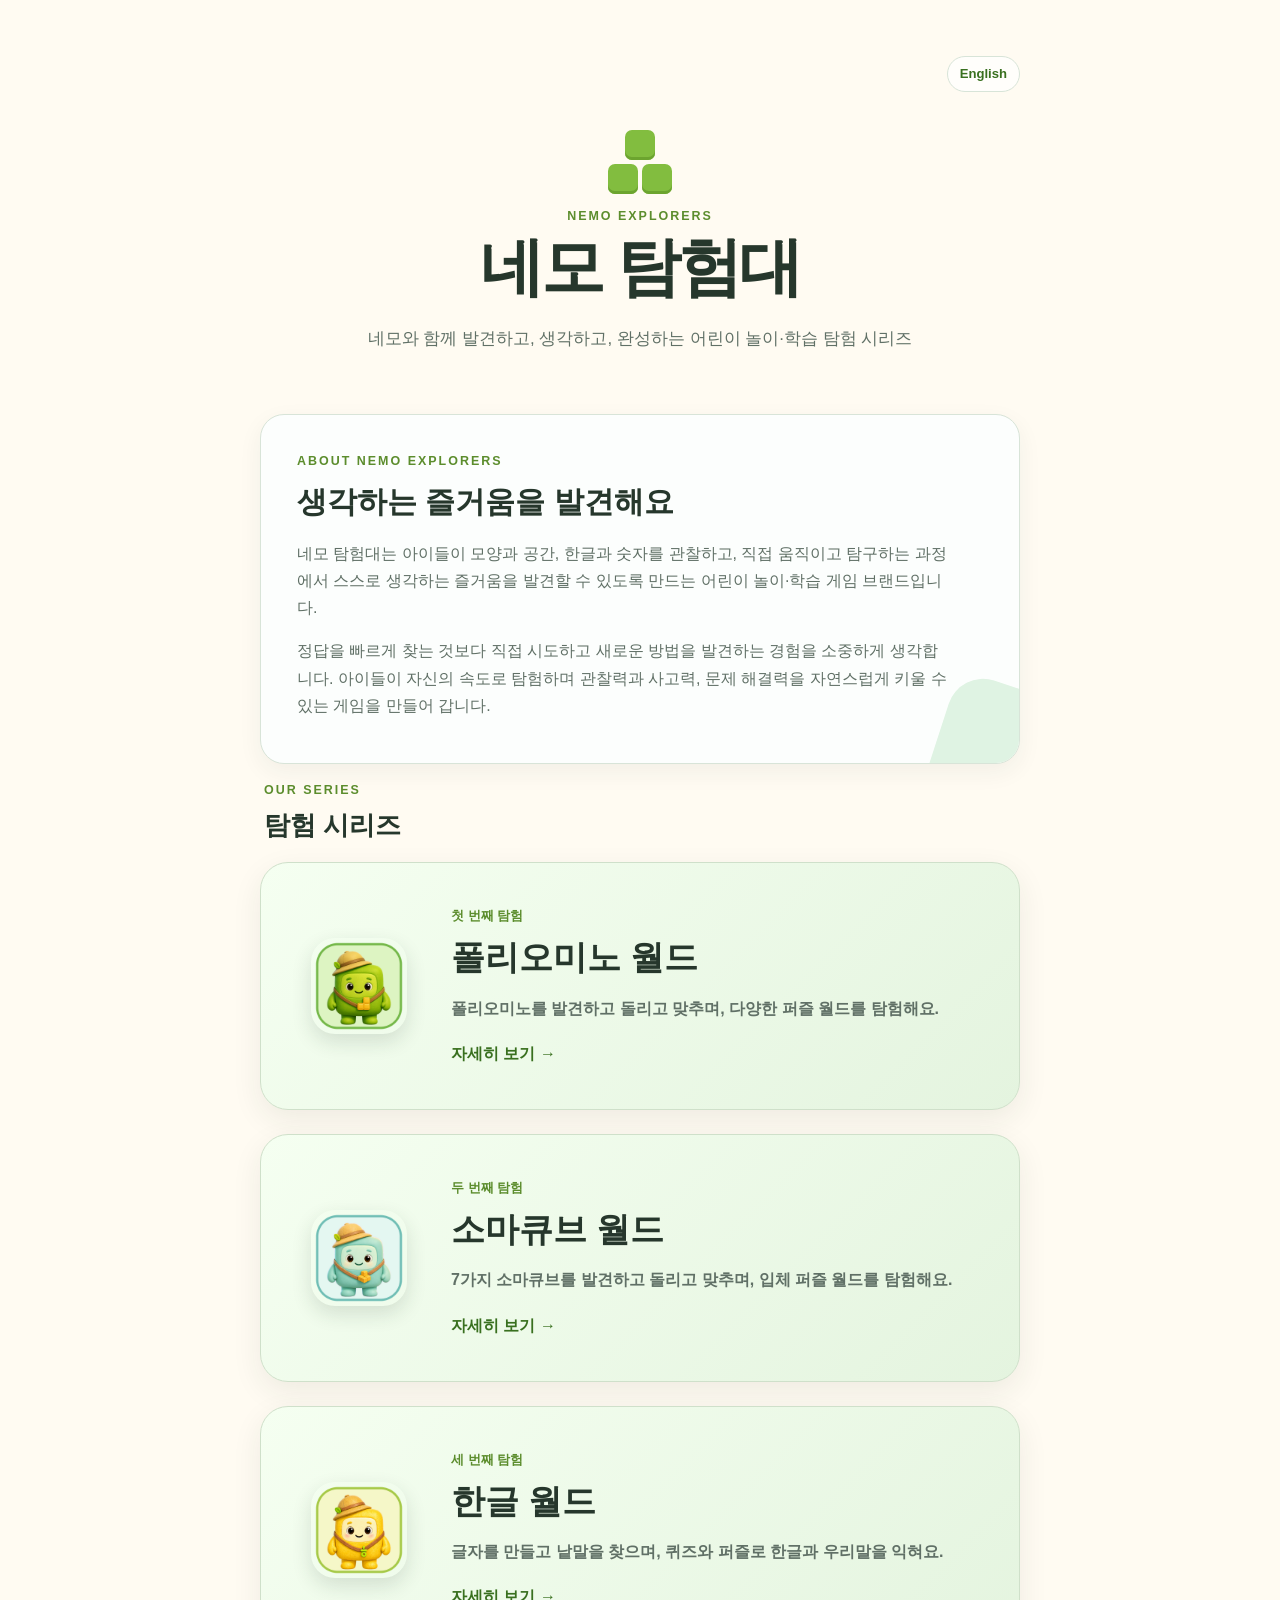
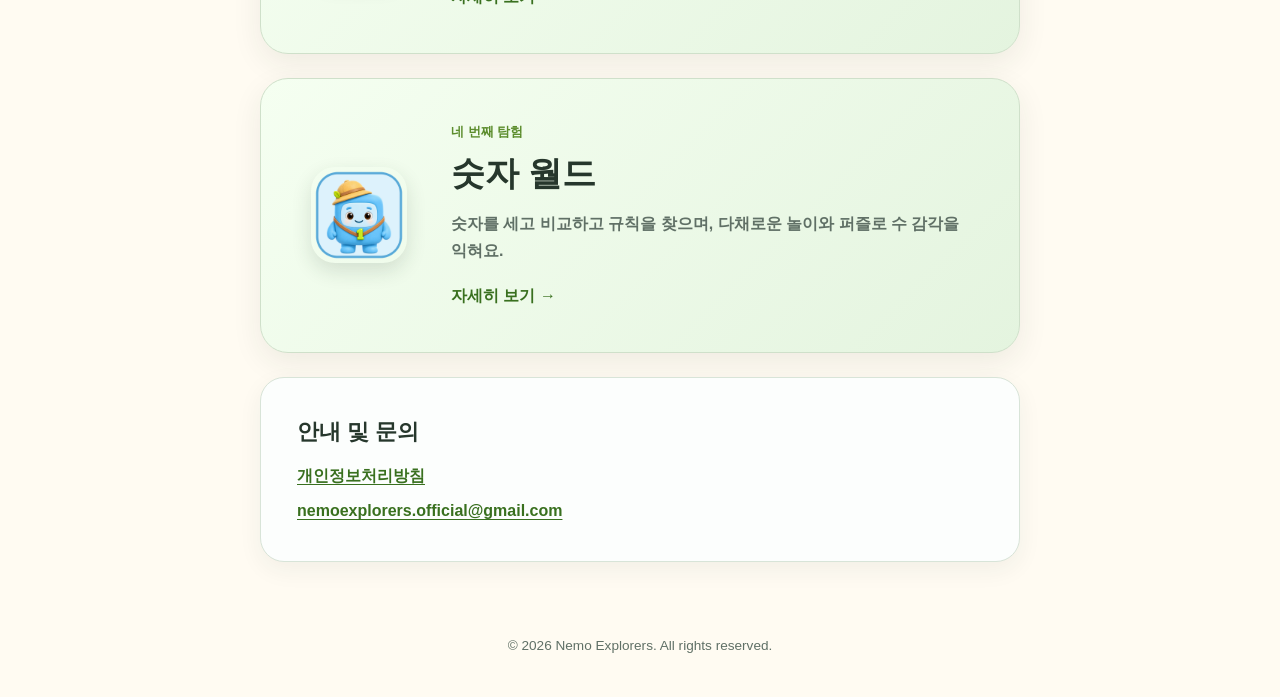
<file: index.html>
<!doctype html>
<html lang="ko">
<head>
  <meta charset="utf-8">
  <meta name="viewport" content="width=device-width, initial-scale=1">
  <meta name="description" content="어린이를 위한 퍼즐과 탐험 시리즈, 네모 탐험대 공식 홈페이지">
  <link rel="canonical" href="https://nemoexplorers.github.io/">
  <link rel="alternate" hreflang="ko" href="https://nemoexplorers.github.io/">
  <link rel="alternate" hreflang="en" href="https://nemoexplorers.github.io/en/">
  <link rel="alternate" hreflang="x-default" href="https://nemoexplorers.github.io/">
  <title>네모 탐험대</title>
  <link rel="stylesheet" href="styles.css">
</head>
<body>
  <main class="shell">
    <a class="language-switch" href="en/" hreflang="en" lang="en">English</a>
    <section class="hero">
      <div class="mark" aria-hidden="true"><span></span><span></span><span></span></div>
      <p class="eyebrow">NEMO EXPLORERS</p>
      <h1>네모 탐험대</h1>
      <p class="lead">네모와 함께 발견하고, 생각하고, 완성하는 어린이 놀이·학습 탐험 시리즈</p>
    </section>

    <section class="card introduction" aria-labelledby="introduction-title">
      <p class="eyebrow">ABOUT NEMO EXPLORERS</p>
      <h2 id="introduction-title">생각하는 즐거움을 발견해요</h2>
      <p>
        네모 탐험대는 아이들이 모양과 공간, 한글과 숫자를 관찰하고,
        직접 움직이고 탐구하는 과정에서 스스로 생각하는 즐거움을
        발견할 수 있도록 만드는 어린이 놀이·학습 게임 브랜드입니다.
      </p>
      <p>
        정답을 빠르게 찾는 것보다 직접 시도하고 새로운 방법을
        발견하는 경험을 소중하게 생각합니다. 아이들이 자신의 속도로
        탐험하며 관찰력과 사고력, 문제 해결력을 자연스럽게 키울 수 있는
        게임을 만들어 갑니다.
      </p>
    </section>

    <section aria-labelledby="series-title">
      <div class="section-heading">
        <p class="eyebrow">OUR SERIES</p>
        <h2 id="series-title">탐험 시리즈</h2>
      </div>
      <a class="series-card" href="polyomino-world/">
        <img class="series-app-icon" src="polyomino-world/google_play/assets/app_icon_512.png" width="512" height="512" alt="폴리오미노 월드 앱 아이콘">
        <div class="series-copy">
          <p class="series-label">첫 번째 탐험</p>
          <h3>폴리오미노 월드</h3>
          <p>폴리오미노를 발견하고 돌리고 맞추며, 다양한 퍼즐 월드를 탐험해요.</p>
          <span class="series-link">자세히 보기 →</span>
        </div>
      </a>
      <a class="series-card" href="somacube-world/">
        <img class="series-app-icon" src="somacube-world/google_play/assets/app_icon_512.png" width="512" height="512" alt="소마큐브 월드 앱 아이콘">
        <div class="series-copy">
          <p class="series-label">두 번째 탐험</p>
          <h3>소마큐브 월드</h3>
          <p>7가지 소마큐브를 발견하고 돌리고 맞추며, 입체 퍼즐 월드를 탐험해요.</p>
          <span class="series-link">자세히 보기 →</span>
        </div>
      </a>
      <a class="series-card" href="hangeul-world/">
        <img class="series-app-icon" src="hangeul-world/google_play/assets/app_icon_512.png" width="512" height="512" alt="한글 월드 앱 아이콘">
        <div class="series-copy">
          <p class="series-label">세 번째 탐험</p>
          <h3>한글 월드</h3>
          <p>글자를 만들고 낱말을 찾으며, 퀴즈와 퍼즐로 한글과 우리말을 익혀요.</p>
          <span class="series-link">자세히 보기 →</span>
        </div>
      </a>
      <a class="series-card" href="number-world/">
        <img class="series-app-icon" src="number-world/google_play/assets/app_icon_512.png" width="512" height="512" alt="숫자 월드 앱 아이콘">
        <div class="series-copy">
          <p class="series-label">네 번째 탐험</p>
          <h3>숫자 월드</h3>
          <p>숫자를 세고 비교하고 규칙을 찾으며, 다채로운 놀이와 퍼즐로 수 감각을 익혀요.</p>
          <span class="series-link">자세히 보기 →</span>
        </div>
      </a>
    </section>

    <section class="card links" aria-labelledby="support-title">
      <h2 id="support-title">안내 및 문의</h2>
      <a href="privacy/">개인정보처리방침</a>
      <a href="mailto:nemoexplorers.official@gmail.com">nemoexplorers.official@gmail.com</a>
    </section>
  </main>
  <footer>© 2026 Nemo Explorers. All rights reserved.</footer>
</body>
</html>
</file>
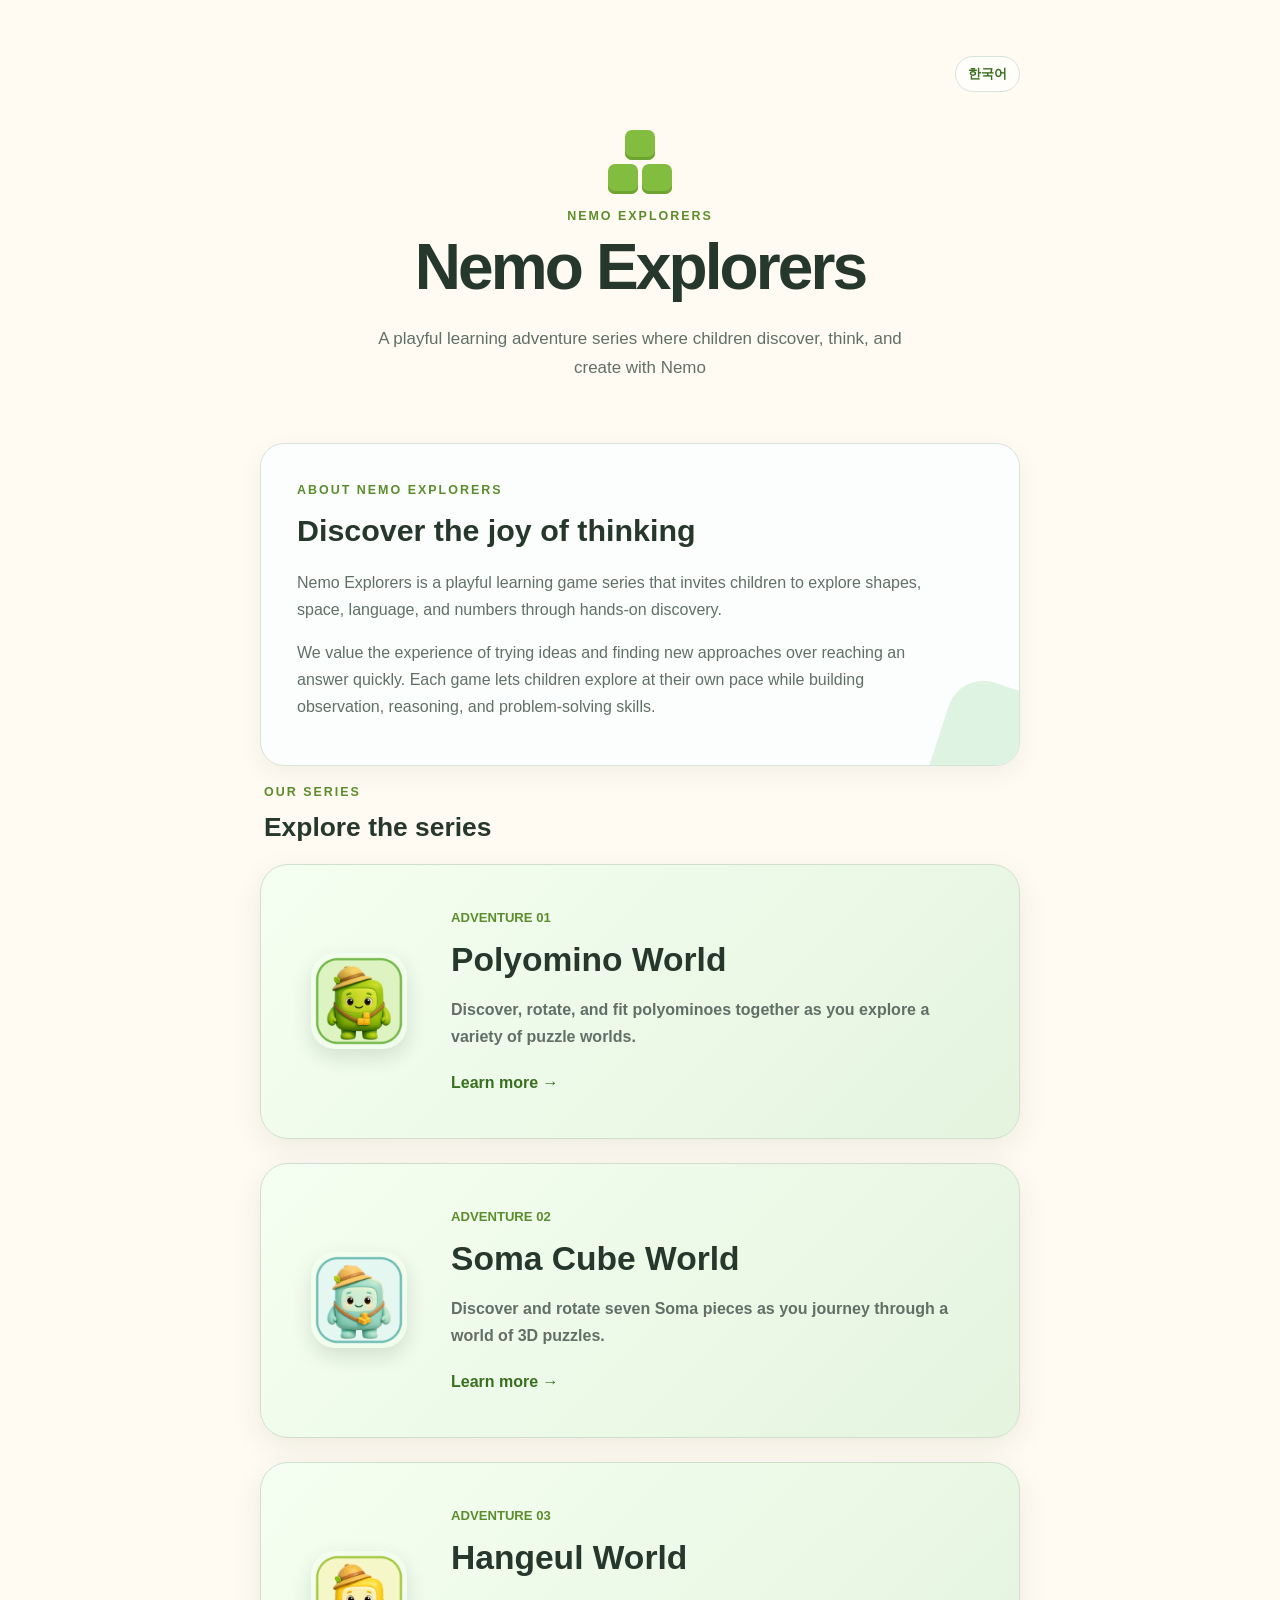
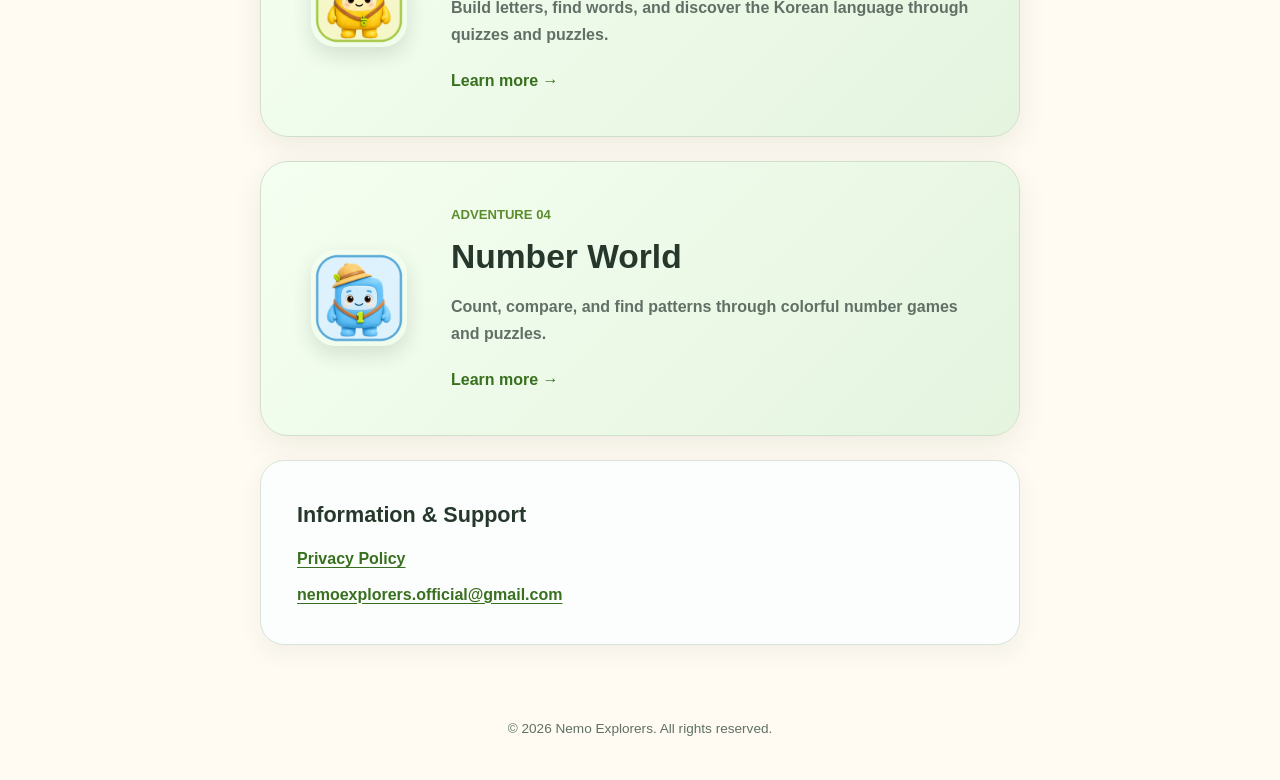
<file: en/index.html>
<!doctype html>
<html lang="en">
<head>
  <meta charset="utf-8">
  <meta name="viewport" content="width=device-width, initial-scale=1">
  <meta name="description" content="The official home of Nemo Explorers, a playful learning and puzzle adventure series for children.">
  <link rel="canonical" href="https://nemoexplorers.github.io/en/">
  <link rel="alternate" hreflang="ko" href="https://nemoexplorers.github.io/">
  <link rel="alternate" hreflang="en" href="https://nemoexplorers.github.io/en/">
  <link rel="alternate" hreflang="x-default" href="https://nemoexplorers.github.io/">
  <title>Nemo Explorers</title>
  <link rel="stylesheet" href="../styles.css">
</head>
<body>
  <main class="shell">
    <a class="language-switch" href="../" hreflang="ko" lang="ko">한국어</a>
    <section class="hero">
      <div class="mark" aria-hidden="true"><span></span><span></span><span></span></div>
      <p class="eyebrow">NEMO EXPLORERS</p>
      <h1>Nemo Explorers</h1>
      <p class="lead">A playful learning adventure series where children discover, think, and create with Nemo</p>
    </section>

    <section class="card introduction" aria-labelledby="introduction-title">
      <p class="eyebrow">ABOUT NEMO EXPLORERS</p>
      <h2 id="introduction-title">Discover the joy of thinking</h2>
      <p>Nemo Explorers is a playful learning game series that invites children to explore shapes, space, language, and numbers through hands-on discovery.</p>
      <p>We value the experience of trying ideas and finding new approaches over reaching an answer quickly. Each game lets children explore at their own pace while building observation, reasoning, and problem-solving skills.</p>
    </section>

    <section aria-labelledby="series-title">
      <div class="section-heading">
        <p class="eyebrow">OUR SERIES</p>
        <h2 id="series-title">Explore the series</h2>
      </div>
      <a class="series-card" href="polyomino-world/">
        <img class="series-app-icon" src="../polyomino-world/google_play/assets/app_icon_512.png" width="512" height="512" alt="Polyomino World app icon">
        <div class="series-copy">
          <p class="series-label">ADVENTURE 01</p>
          <h3>Polyomino World</h3>
          <p>Discover, rotate, and fit polyominoes together as you explore a variety of puzzle worlds.</p>
          <span class="series-link">Learn more →</span>
        </div>
      </a>
      <a class="series-card" href="somacube-world/">
        <img class="series-app-icon" src="../somacube-world/google_play/assets/app_icon_512.png" width="512" height="512" alt="Soma Cube World app icon">
        <div class="series-copy">
          <p class="series-label">ADVENTURE 02</p>
          <h3>Soma Cube World</h3>
          <p>Discover and rotate seven Soma pieces as you journey through a world of 3D puzzles.</p>
          <span class="series-link">Learn more →</span>
        </div>
      </a>
      <a class="series-card" href="hangeul-world/">
        <img class="series-app-icon" src="../hangeul-world/google_play/assets/app_icon_512.png" width="512" height="512" alt="Hangeul World app icon">
        <div class="series-copy">
          <p class="series-label">ADVENTURE 03</p>
          <h3>Hangeul World</h3>
          <p>Build letters, find words, and discover the Korean language through quizzes and puzzles.</p>
          <span class="series-link">Learn more →</span>
        </div>
      </a>
      <a class="series-card" href="number-world/">
        <img class="series-app-icon" src="../number-world/google_play/assets/app_icon_512.png" width="512" height="512" alt="Number World app icon">
        <div class="series-copy">
          <p class="series-label">ADVENTURE 04</p>
          <h3>Number World</h3>
          <p>Count, compare, and find patterns through colorful number games and puzzles.</p>
          <span class="series-link">Learn more →</span>
        </div>
      </a>
    </section>

    <section class="card links" aria-labelledby="support-title">
      <h2 id="support-title">Information &amp; Support</h2>
      <a href="privacy/">Privacy Policy</a>
      <a href="mailto:nemoexplorers.official@gmail.com">nemoexplorers.official@gmail.com</a>
    </section>
  </main>
  <footer>© 2026 Nemo Explorers. All rights reserved.</footer>
</body>
</html>
</file>
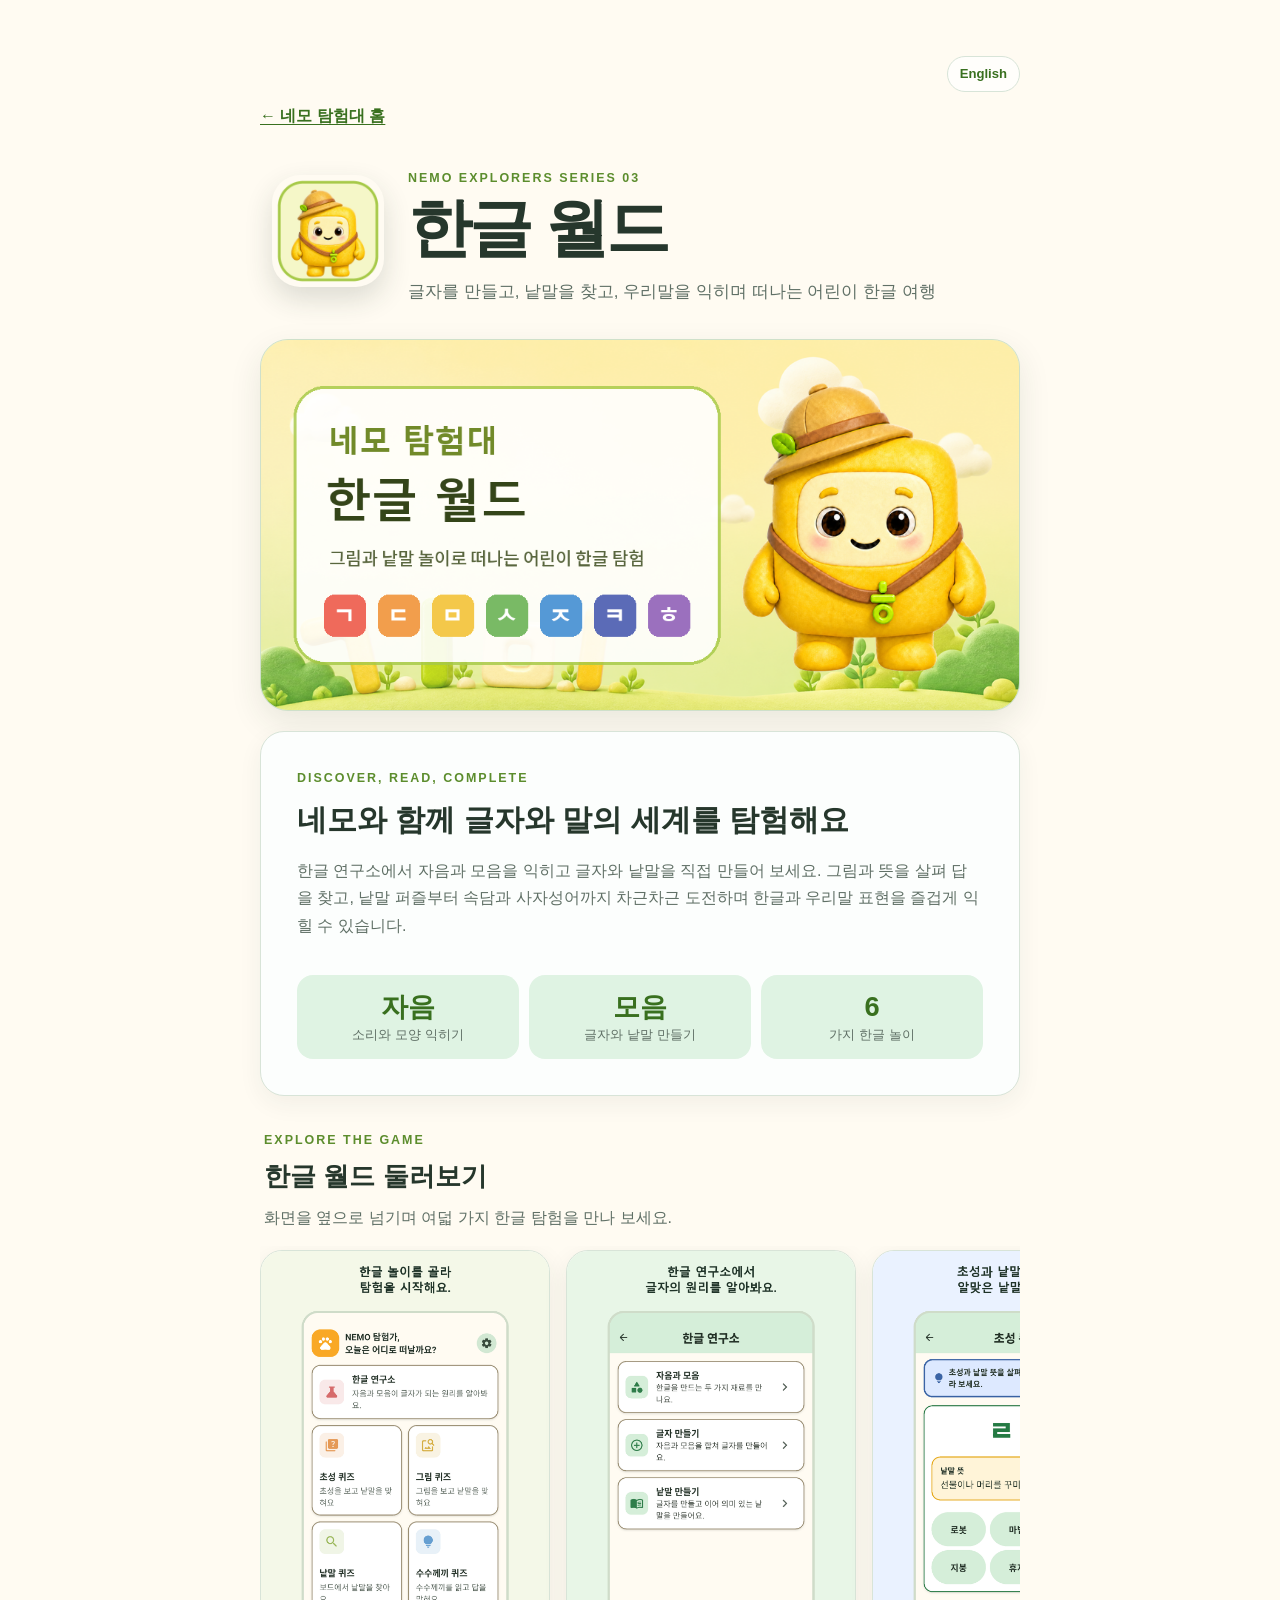
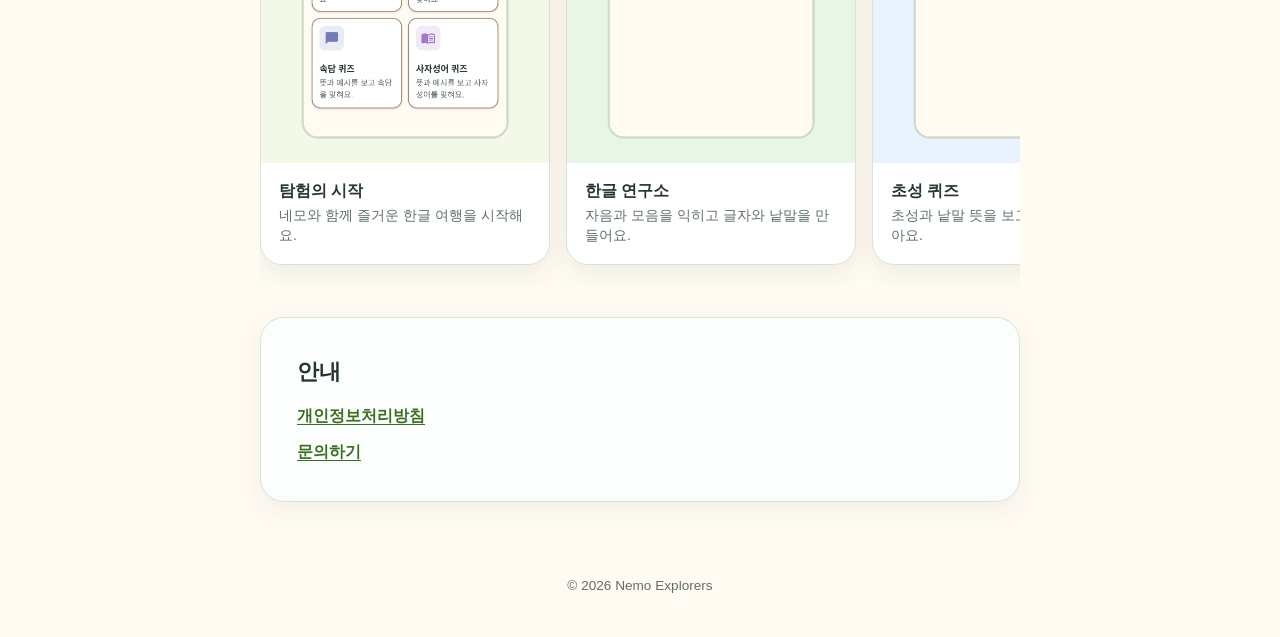
<file: hangeul-world/index.html>
<!doctype html>
<html lang="ko">
<head>
  <meta charset="utf-8">
  <meta name="viewport" content="width=device-width, initial-scale=1">
  <meta name="description" content="그림, 낱말, 퀴즈와 퍼즐을 통해 한글과 우리말 표현을 익히는 어린이 한글 놀이 앱">
  <meta property="og:title" content="한글 월드 | 네모 탐험대">
  <meta property="og:description" content="글자를 만들고, 낱말을 찾고, 우리말을 익히며 떠나는 어린이 한글 여행">
  <meta property="og:image" content="https://nemoexplorers.github.io/hangeul-world/google_play/assets/feature_graphic_1024x500.png">
  <meta property="og:type" content="website">
  <meta property="og:url" content="https://nemoexplorers.github.io/hangeul-world/">
  <meta name="twitter:card" content="summary_large_image">
  <link rel="canonical" href="https://nemoexplorers.github.io/hangeul-world/">
  <link rel="alternate" hreflang="ko" href="https://nemoexplorers.github.io/hangeul-world/">
  <link rel="alternate" hreflang="en" href="https://nemoexplorers.github.io/en/hangeul-world/">
  <link rel="alternate" hreflang="x-default" href="https://nemoexplorers.github.io/hangeul-world/">
  <title>한글 월드 | 네모 탐험대</title>
  <link rel="stylesheet" href="../styles.css">
</head>
<body>
  <main class="shell">
    <a class="language-switch" href="../en/hangeul-world/" hreflang="en" lang="en">English</a>
    <a class="back" href="../">← 네모 탐험대 홈</a>

    <section class="hero product-hero" aria-labelledby="product-title">
      <img class="product-app-icon" src="google_play/assets/app_icon_512.png" width="512" height="512" alt="한글 월드 앱 아이콘">
      <div>
        <p class="eyebrow">NEMO EXPLORERS SERIES 03</p>
        <h1 id="product-title">한글 월드</h1>
        <p class="lead">글자를 만들고, 낱말을 찾고, 우리말을 익히며 떠나는 어린이 한글 여행</p>
      </div>
    </section>

    <figure class="product-feature">
      <img src="google_play/assets/feature_graphic_1024x500.png" width="1024" height="500" alt="한글과 우리말 놀이를 소개하는 한글 월드 대표 그림" fetchpriority="high">
    </figure>

    <section class="card product-introduction" aria-labelledby="about-title">
      <div>
        <p class="eyebrow">DISCOVER, READ, COMPLETE</p>
        <h2 id="about-title">네모와 함께 글자와 말의 세계를 탐험해요</h2>
        <p>한글 연구소에서 자음과 모음을 익히고 글자와 낱말을 직접 만들어 보세요. 그림과 뜻을 살펴 답을 찾고, 낱말 퍼즐부터 속담과 사자성어까지 차근차근 도전하며 한글과 우리말 표현을 즐겁게 익힐 수 있습니다.</p>
      </div>
      <dl class="product-facts" aria-label="게임 주요 구성">
        <div><dt>자음</dt><dd>소리와 모양 익히기</dd></div>
        <div><dt>모음</dt><dd>글자와 낱말 만들기</dd></div>
        <div><dt>6</dt><dd>가지 한글 놀이</dd></div>
      </dl>
    </section>

    <section class="product-gallery-section" aria-labelledby="gallery-title">
      <div class="section-heading">
        <p class="eyebrow">EXPLORE THE GAME</p>
        <h2 id="gallery-title">한글 월드 둘러보기</h2>
        <p>화면을 옆으로 넘기며 여덟 가지 한글 탐험을 만나 보세요.</p>
      </div>
      <div class="product-gallery" tabindex="0" aria-label="게임 화면 모음">
        <figure class="screenshot-card">
          <img src="google_play/screenshots/01_home.png" width="1080" height="1920" alt="한글 월드 메인 화면" loading="lazy">
          <figcaption><strong>탐험의 시작</strong><span>네모와 함께 즐거운 한글 여행을 시작해요.</span></figcaption>
        </figure>
        <figure class="screenshot-card">
          <img src="google_play/screenshots/02_laboratory.png" width="1080" height="1920" alt="한글 연구소 화면" loading="lazy">
          <figcaption><strong>한글 연구소</strong><span>자음과 모음을 익히고 글자와 낱말을 만들어요.</span></figcaption>
        </figure>
        <figure class="screenshot-card">
          <img src="google_play/screenshots/03_chosung_quiz.png" width="1080" height="1920" alt="초성 퀴즈 화면" loading="lazy">
          <figcaption><strong>초성 퀴즈</strong><span>초성과 낱말 뜻을 보고 알맞은 낱말을 찾아요.</span></figcaption>
        </figure>
        <figure class="screenshot-card">
          <img src="google_play/screenshots/04_picture_quiz.png" width="1080" height="1920" alt="그림 퀴즈 화면" loading="lazy">
          <figcaption><strong>그림 퀴즈</strong><span>그림을 자세히 살펴보고 알맞은 낱말을 맞혀요.</span></figcaption>
        </figure>
        <figure class="screenshot-card">
          <img src="google_play/screenshots/05_word_quiz.png" width="1080" height="1920" alt="낱말 퀴즈 화면" loading="lazy">
          <figcaption><strong>낱말 퀴즈</strong><span>이웃한 글자를 순서대로 이어 숨어 있는 낱말을 찾아요.</span></figcaption>
        </figure>
        <figure class="screenshot-card">
          <img src="google_play/screenshots/06_riddle_quiz.png" width="1080" height="1920" alt="수수께끼 퀴즈 화면" loading="lazy">
          <figcaption><strong>수수께끼 퀴즈</strong><span>재미있는 수수께끼를 읽고 알맞은 답을 골라요.</span></figcaption>
        </figure>
        <figure class="screenshot-card">
          <img src="google_play/screenshots/07_proverb_quiz.png" width="1080" height="1920" alt="속담 퀴즈 화면" loading="lazy">
          <figcaption><strong>속담 퀴즈</strong><span>뜻과 예시를 살펴 알맞은 우리말 속담을 골라요.</span></figcaption>
        </figure>
        <figure class="screenshot-card">
          <img src="google_play/screenshots/08_idiom_quiz.png" width="1080" height="1920" alt="사자성어 퀴즈 화면" loading="lazy">
          <figcaption><strong>사자성어 퀴즈</strong><span>뜻과 예시를 읽고 알맞은 사자성어를 찾아요.</span></figcaption>
        </figure>
      </div>
    </section>

    <section class="card links" aria-labelledby="product-info-title">
      <h2 id="product-info-title">안내</h2>
      <a href="../privacy/">개인정보처리방침</a>
      <a href="mailto:nemoexplorers.official@gmail.com">문의하기</a>
    </section>
  </main>
  <footer>© 2026 Nemo Explorers</footer>
</body>
</html>
</file>
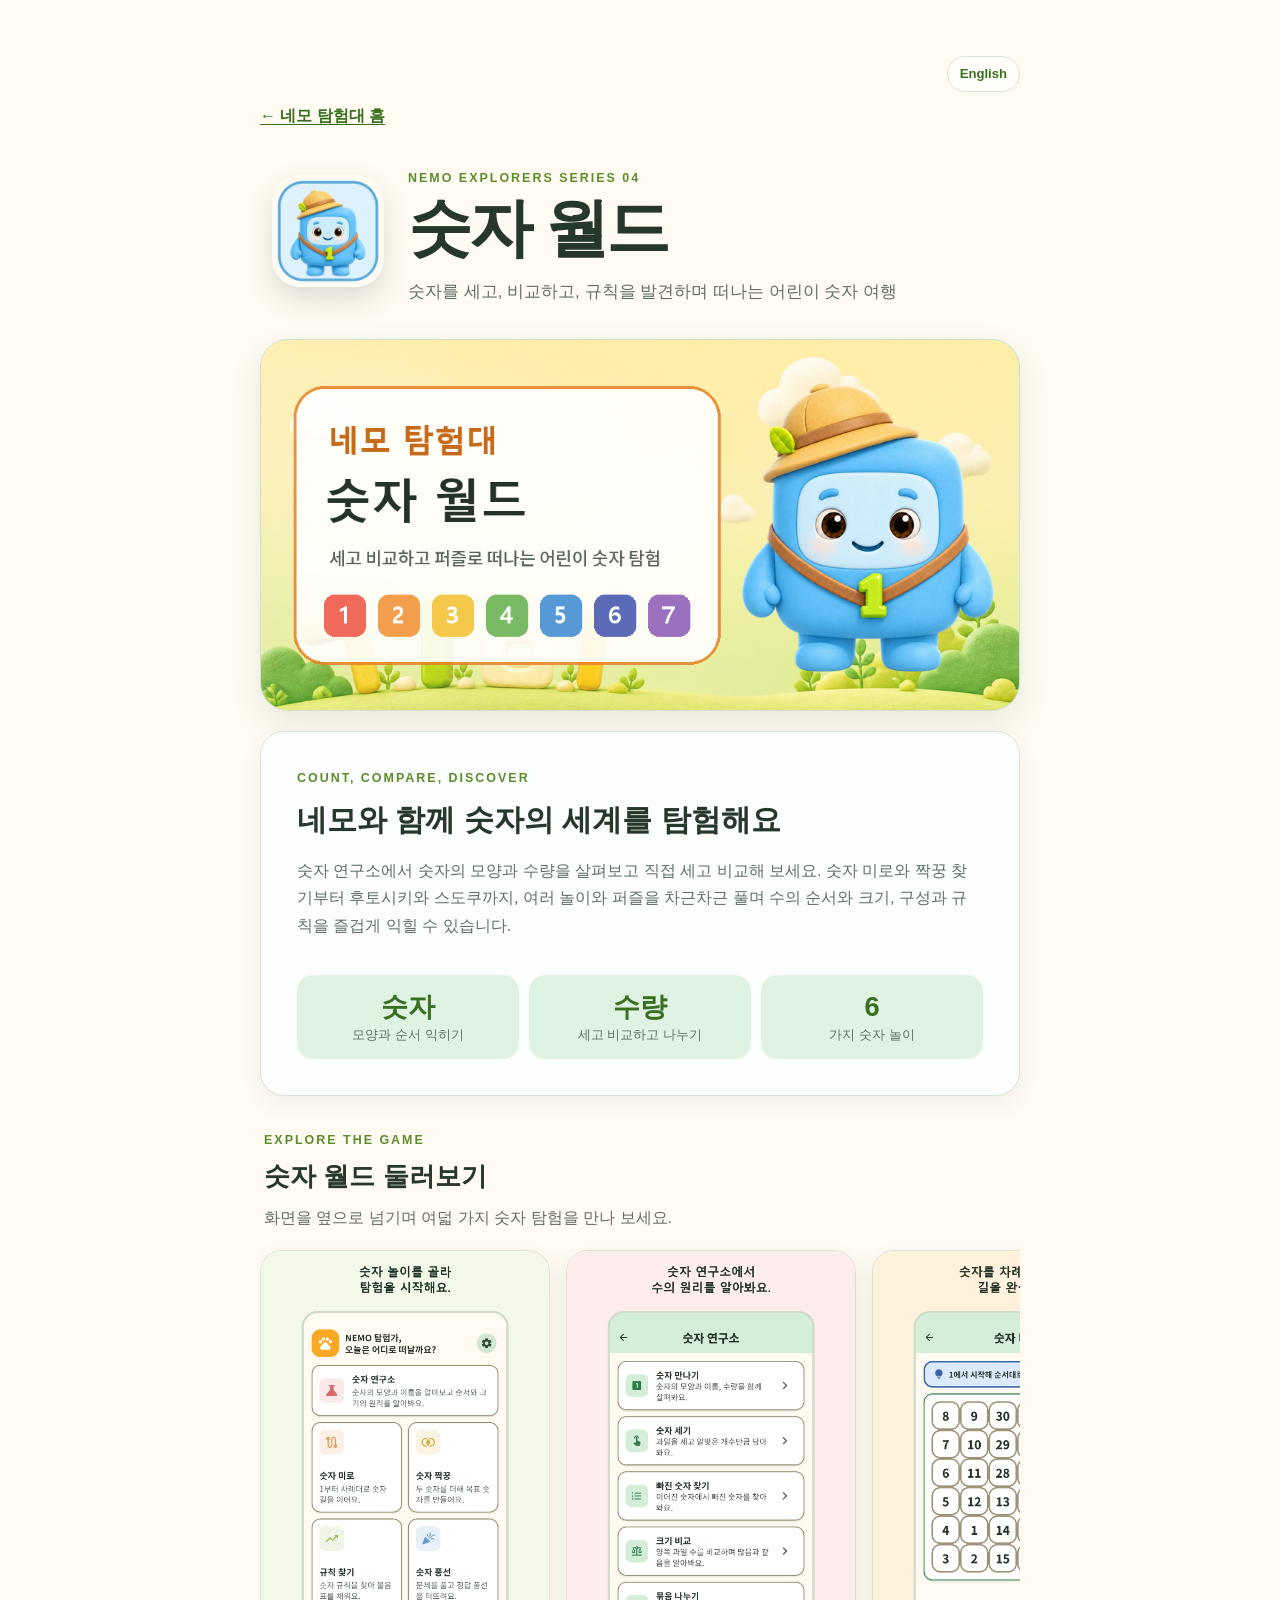
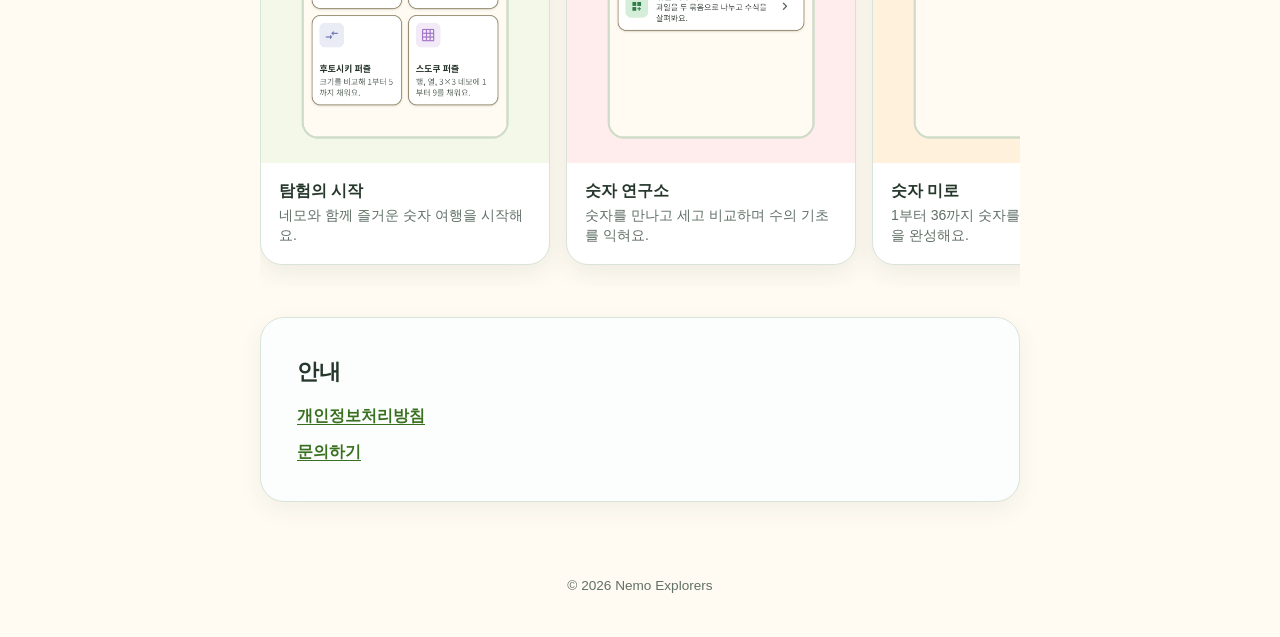
<file: number-world/index.html>
<!doctype html>
<html lang="ko">
<head>
  <meta charset="utf-8">
  <meta name="viewport" content="width=device-width, initial-scale=1">
  <meta name="description" content="숫자의 모양과 수량을 살펴보고, 숫자 놀이와 퍼즐로 수 감각을 익히는 어린이 숫자 게임">
  <meta property="og:title" content="숫자 월드 | 네모 탐험대">
  <meta property="og:description" content="숫자를 세고, 비교하고, 규칙을 발견하며 떠나는 어린이 숫자 여행">
  <meta property="og:image" content="https://nemoexplorers.github.io/number-world/google_play/assets/feature_graphic_1024x500.png">
  <meta property="og:type" content="website">
  <meta property="og:url" content="https://nemoexplorers.github.io/number-world/">
  <meta name="twitter:card" content="summary_large_image">
  <link rel="canonical" href="https://nemoexplorers.github.io/number-world/">
  <link rel="alternate" hreflang="ko" href="https://nemoexplorers.github.io/number-world/">
  <link rel="alternate" hreflang="en" href="https://nemoexplorers.github.io/en/number-world/">
  <link rel="alternate" hreflang="x-default" href="https://nemoexplorers.github.io/number-world/">
  <title>숫자 월드 | 네모 탐험대</title>
  <link rel="stylesheet" href="../styles.css">
</head>
<body>
  <main class="shell">
    <a class="language-switch" href="../en/number-world/" hreflang="en" lang="en">English</a>
    <a class="back" href="../">← 네모 탐험대 홈</a>

    <section class="hero product-hero" aria-labelledby="product-title">
      <img class="product-app-icon" src="google_play/assets/app_icon_512.png" width="512" height="512" alt="숫자 월드 앱 아이콘">
      <div>
        <p class="eyebrow">NEMO EXPLORERS SERIES 04</p>
        <h1 id="product-title">숫자 월드</h1>
        <p class="lead">숫자를 세고, 비교하고, 규칙을 발견하며 떠나는 어린이 숫자 여행</p>
      </div>
    </section>

    <figure class="product-feature">
      <img src="google_play/assets/feature_graphic_1024x500.png" width="1024" height="500" alt="숫자 놀이와 퍼즐을 소개하는 숫자 월드 대표 그림" fetchpriority="high">
    </figure>

    <section class="card product-introduction" aria-labelledby="about-title">
      <div>
        <p class="eyebrow">COUNT, COMPARE, DISCOVER</p>
        <h2 id="about-title">네모와 함께 숫자의 세계를 탐험해요</h2>
        <p>숫자 연구소에서 숫자의 모양과 수량을 살펴보고 직접 세고 비교해 보세요. 숫자 미로와 짝꿍 찾기부터 후토시키와 스도쿠까지, 여러 놀이와 퍼즐을 차근차근 풀며 수의 순서와 크기, 구성과 규칙을 즐겁게 익힐 수 있습니다.</p>
      </div>
      <dl class="product-facts" aria-label="게임 주요 구성">
        <div><dt>숫자</dt><dd>모양과 순서 익히기</dd></div>
        <div><dt>수량</dt><dd>세고 비교하고 나누기</dd></div>
        <div><dt>6</dt><dd>가지 숫자 놀이</dd></div>
      </dl>
    </section>

    <section class="product-gallery-section" aria-labelledby="gallery-title">
      <div class="section-heading">
        <p class="eyebrow">EXPLORE THE GAME</p>
        <h2 id="gallery-title">숫자 월드 둘러보기</h2>
        <p>화면을 옆으로 넘기며 여덟 가지 숫자 탐험을 만나 보세요.</p>
      </div>
      <div class="product-gallery" tabindex="0" aria-label="게임 화면 모음">
        <figure class="screenshot-card">
          <img src="google_play/screenshots/01_home.png" width="1080" height="1920" alt="숫자 월드 메인 화면" loading="lazy">
          <figcaption><strong>탐험의 시작</strong><span>네모와 함께 즐거운 숫자 여행을 시작해요.</span></figcaption>
        </figure>
        <figure class="screenshot-card">
          <img src="google_play/screenshots/02_laboratory.png" width="1080" height="1920" alt="숫자 연구소 화면" loading="lazy">
          <figcaption><strong>숫자 연구소</strong><span>숫자를 만나고 세고 비교하며 수의 기초를 익혀요.</span></figcaption>
        </figure>
        <figure class="screenshot-card">
          <img src="google_play/screenshots/03_number_maze.png" width="1080" height="1920" alt="숫자 미로 화면" loading="lazy">
          <figcaption><strong>숫자 미로</strong><span>1부터 36까지 숫자를 순서대로 이어 길을 완성해요.</span></figcaption>
        </figure>
        <figure class="screenshot-card">
          <img src="google_play/screenshots/04_number_pairs.png" width="1080" height="1920" alt="숫자 짝꿍 화면" loading="lazy">
          <figcaption><strong>숫자 짝꿍</strong><span>두 수를 더해 목표 수가 되는 짝을 찾아요.</span></figcaption>
        </figure>
        <figure class="screenshot-card">
          <img src="google_play/screenshots/05_pattern.png" width="1080" height="1920" alt="규칙 찾기 화면" loading="lazy">
          <figcaption><strong>규칙 찾기</strong><span>숫자의 흐름을 관찰하고 물음표에 들어갈 수를 찾아요.</span></figcaption>
        </figure>
        <figure class="screenshot-card">
          <img src="google_play/screenshots/06_number_balloon.png" width="1080" height="1920" alt="숫자 풍선 화면" loading="lazy">
          <figcaption><strong>숫자 풍선</strong><span>문제를 풀고 정답이 적힌 풍선을 터뜨려요.</span></figcaption>
        </figure>
        <figure class="screenshot-card">
          <img src="google_play/screenshots/07_futoshiki.png" width="1080" height="1920" alt="후토시키 퍼즐 화면" loading="lazy">
          <figcaption><strong>후토시키 퍼즐</strong><span>부등호를 살펴 1부터 5까지 숫자를 알맞게 채워요.</span></figcaption>
        </figure>
        <figure class="screenshot-card">
          <img src="google_play/screenshots/08_sudoku.png" width="1080" height="1920" alt="스도쿠 퍼즐 화면" loading="lazy">
          <figcaption><strong>스도쿠 퍼즐</strong><span>가로, 세로, 3×3 칸에 1부터 9까지 숫자를 채워요.</span></figcaption>
        </figure>
      </div>
    </section>

    <section class="card links" aria-labelledby="product-info-title">
      <h2 id="product-info-title">안내</h2>
      <a href="../privacy/">개인정보처리방침</a>
      <a href="mailto:nemoexplorers.official@gmail.com">문의하기</a>
    </section>
  </main>
  <footer>© 2026 Nemo Explorers</footer>
</body>
</html>
</file>
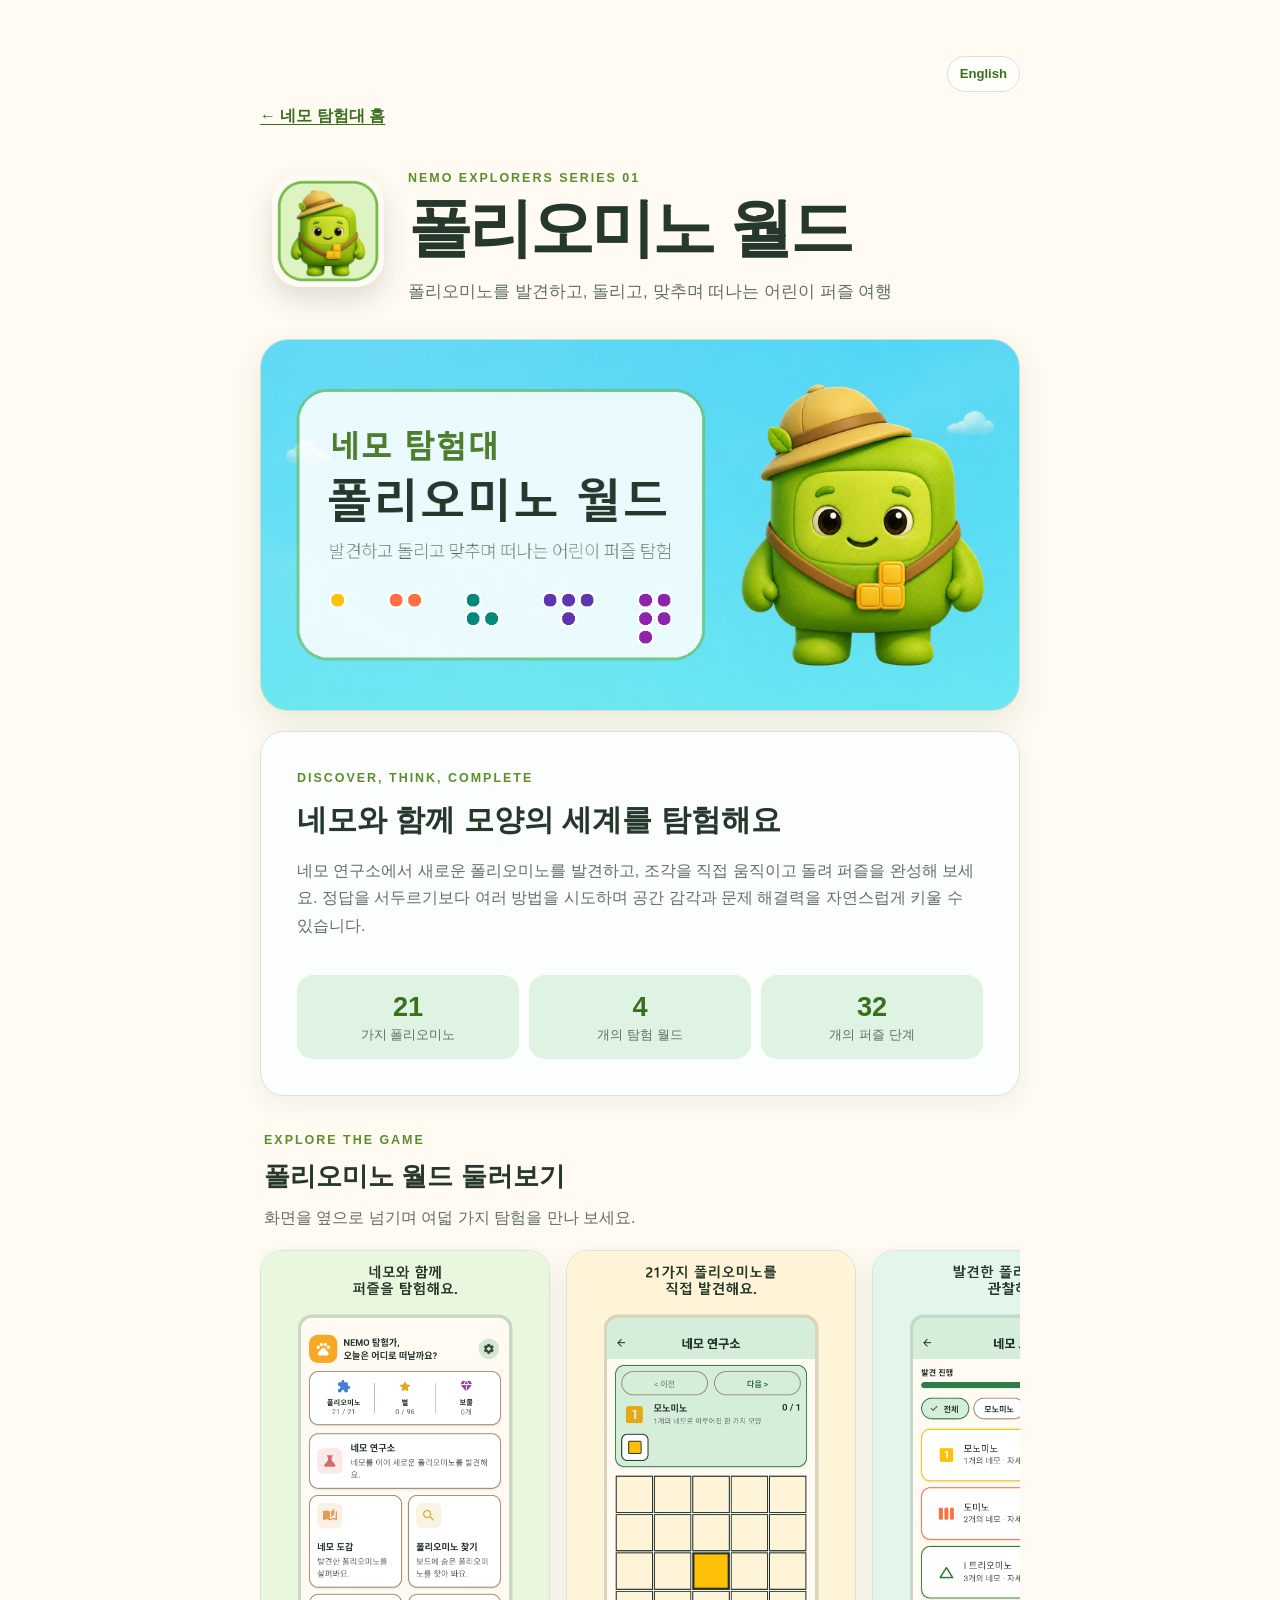
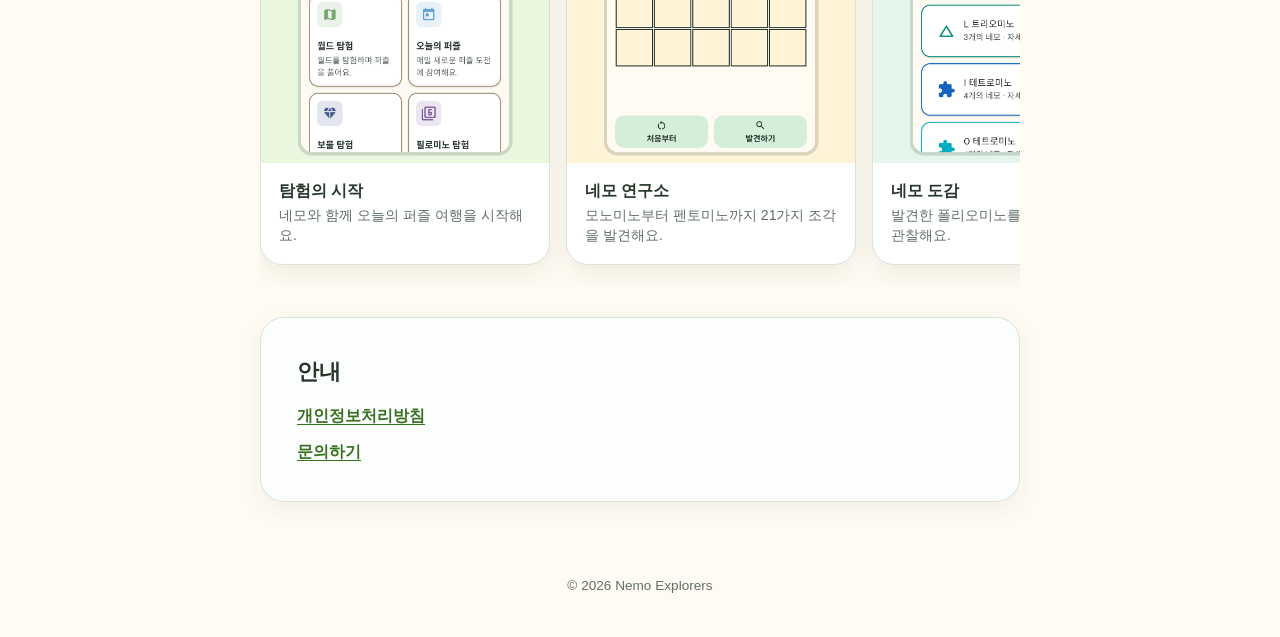
<file: polyomino-world/index.html>
<!doctype html>
<html lang="ko">
<head>
  <meta charset="utf-8">
  <meta name="viewport" content="width=device-width, initial-scale=1">
  <meta name="description" content="21가지 폴리오미노를 발견하고, 4개 월드와 32개 퍼즐을 탐험하는 어린이 공간 퍼즐 게임">
  <meta property="og:title" content="폴리오미노 월드 | 네모 탐험대">
  <meta property="og:description" content="폴리오미노를 발견하고, 돌리고, 맞추며 떠나는 어린이 퍼즐 여행">
  <meta property="og:image" content="https://nemoexplorers.github.io/polyomino-world/google_play/assets/feature_graphic_1024x500.png">
  <meta property="og:type" content="website">
  <meta property="og:url" content="https://nemoexplorers.github.io/polyomino-world/">
  <meta name="twitter:card" content="summary_large_image">
  <link rel="canonical" href="https://nemoexplorers.github.io/polyomino-world/">
  <link rel="alternate" hreflang="ko" href="https://nemoexplorers.github.io/polyomino-world/">
  <link rel="alternate" hreflang="en" href="https://nemoexplorers.github.io/en/polyomino-world/">
  <link rel="alternate" hreflang="x-default" href="https://nemoexplorers.github.io/polyomino-world/">
  <title>폴리오미노 월드 | 네모 탐험대</title>
  <link rel="stylesheet" href="../styles.css">
</head>
<body>
  <main class="shell">
    <a class="language-switch" href="../en/polyomino-world/" hreflang="en" lang="en">English</a>
    <a class="back" href="../">← 네모 탐험대 홈</a>

    <section class="hero product-hero" aria-labelledby="product-title">
      <img class="product-app-icon" src="google_play/assets/app_icon_512.png" width="512" height="512" alt="폴리오미노 월드 앱 아이콘">
      <div>
        <p class="eyebrow">NEMO EXPLORERS SERIES 01</p>
        <h1 id="product-title">폴리오미노 월드</h1>
        <p class="lead">폴리오미노를 발견하고, 돌리고, 맞추며 떠나는 어린이 퍼즐 여행</p>
      </div>
    </section>

    <figure class="product-feature">
      <img src="google_play/assets/feature_graphic_1024x500.png" width="1024" height="500" alt="여러 폴리오미노 조각과 네모 캐릭터가 함께한 폴리오미노 월드 대표 그림" fetchpriority="high">
    </figure>

    <section class="card product-introduction" aria-labelledby="about-title">
      <div>
        <p class="eyebrow">DISCOVER, THINK, COMPLETE</p>
        <h2 id="about-title">네모와 함께 모양의 세계를 탐험해요</h2>
        <p>네모 연구소에서 새로운 폴리오미노를 발견하고, 조각을 직접 움직이고 돌려 퍼즐을 완성해 보세요. 정답을 서두르기보다 여러 방법을 시도하며 공간 감각과 문제 해결력을 자연스럽게 키울 수 있습니다.</p>
      </div>
      <dl class="product-facts" aria-label="게임 주요 구성">
        <div><dt>21</dt><dd>가지 폴리오미노</dd></div>
        <div><dt>4</dt><dd>개의 탐험 월드</dd></div>
        <div><dt>32</dt><dd>개의 퍼즐 단계</dd></div>
      </dl>
    </section>

    <section class="product-gallery-section" aria-labelledby="gallery-title">
      <div class="section-heading">
        <p class="eyebrow">EXPLORE THE GAME</p>
        <h2 id="gallery-title">폴리오미노 월드 둘러보기</h2>
        <p>화면을 옆으로 넘기며 여덟 가지 탐험을 만나 보세요.</p>
      </div>
      <div class="product-gallery" tabindex="0" aria-label="게임 화면 모음">
        <figure class="screenshot-card">
          <img src="google_play/screenshots/01_home.png" width="1080" height="1920" alt="폴리오미노 월드 메인 화면" loading="lazy">
          <figcaption><strong>탐험의 시작</strong><span>네모와 함께 오늘의 퍼즐 여행을 시작해요.</span></figcaption>
        </figure>
        <figure class="screenshot-card">
          <img src="google_play/screenshots/02_laboratory.png" width="1080" height="1920" alt="네모 연구소 화면" loading="lazy">
          <figcaption><strong>네모 연구소</strong><span>모노미노부터 펜토미노까지 21가지 조각을 발견해요.</span></figcaption>
        </figure>
        <figure class="screenshot-card">
          <img src="google_play/screenshots/03_encyclopedia.png" width="1080" height="1920" alt="네모 도감 화면" loading="lazy">
          <figcaption><strong>네모 도감</strong><span>발견한 폴리오미노를 돌리고 뒤집으며 관찰해요.</span></figcaption>
        </figure>
        <figure class="screenshot-card">
          <img src="google_play/screenshots/04_polyomino_find.png" width="1080" height="1920" alt="폴리오미노 찾기 화면" loading="lazy">
          <figcaption><strong>폴리오미노 찾기</strong><span>여러 모양을 살펴보고 같은 폴리오미노를 찾아요.</span></figcaption>
        </figure>
        <figure class="screenshot-card">
          <img src="google_play/screenshots/05_world_exploration.png" width="1080" height="1920" alt="월드 탐험 화면" loading="lazy">
          <figcaption><strong>월드 탐험</strong><span>4개 월드를 지나며 32개의 퍼즐 단계를 완성해요.</span></figcaption>
        </figure>
        <figure class="screenshot-card">
          <img src="google_play/screenshots/06_daily_puzzle.png" width="1080" height="1920" alt="오늘의 퍼즐 화면" loading="lazy">
          <figcaption><strong>오늘의 퍼즐</strong><span>매일 새롭게 준비되는 퍼즐에 도전해요.</span></figcaption>
        </figure>
        <figure class="screenshot-card">
          <img src="google_play/screenshots/07_treasure_exploration.png" width="1080" height="1920" alt="보물 탐험 화면" loading="lazy">
          <figcaption><strong>보물 탐험</strong><span>가로와 세로 줄을 채우고 보물과 업적을 모아요.</span></figcaption>
        </figure>
        <figure class="screenshot-card">
          <img src="google_play/screenshots/08_fillomino_exploration.png" width="1080" height="1920" alt="필로미노 탐험 화면" loading="lazy">
          <figcaption><strong>필로미노 탐험</strong><span>숫자만큼 네모를 이어 같은 크기의 영역이 맞닿지 않게 완성해요.</span></figcaption>
        </figure>
      </div>
    </section>

    <section class="card links" aria-labelledby="product-info-title">
      <h2 id="product-info-title">안내</h2>
      <a href="../privacy/">개인정보처리방침</a>
      <a href="mailto:nemoexplorers.official@gmail.com">문의하기</a>
    </section>
  </main>
  <footer>© 2026 Nemo Explorers</footer>
</body>
</html>
</file>
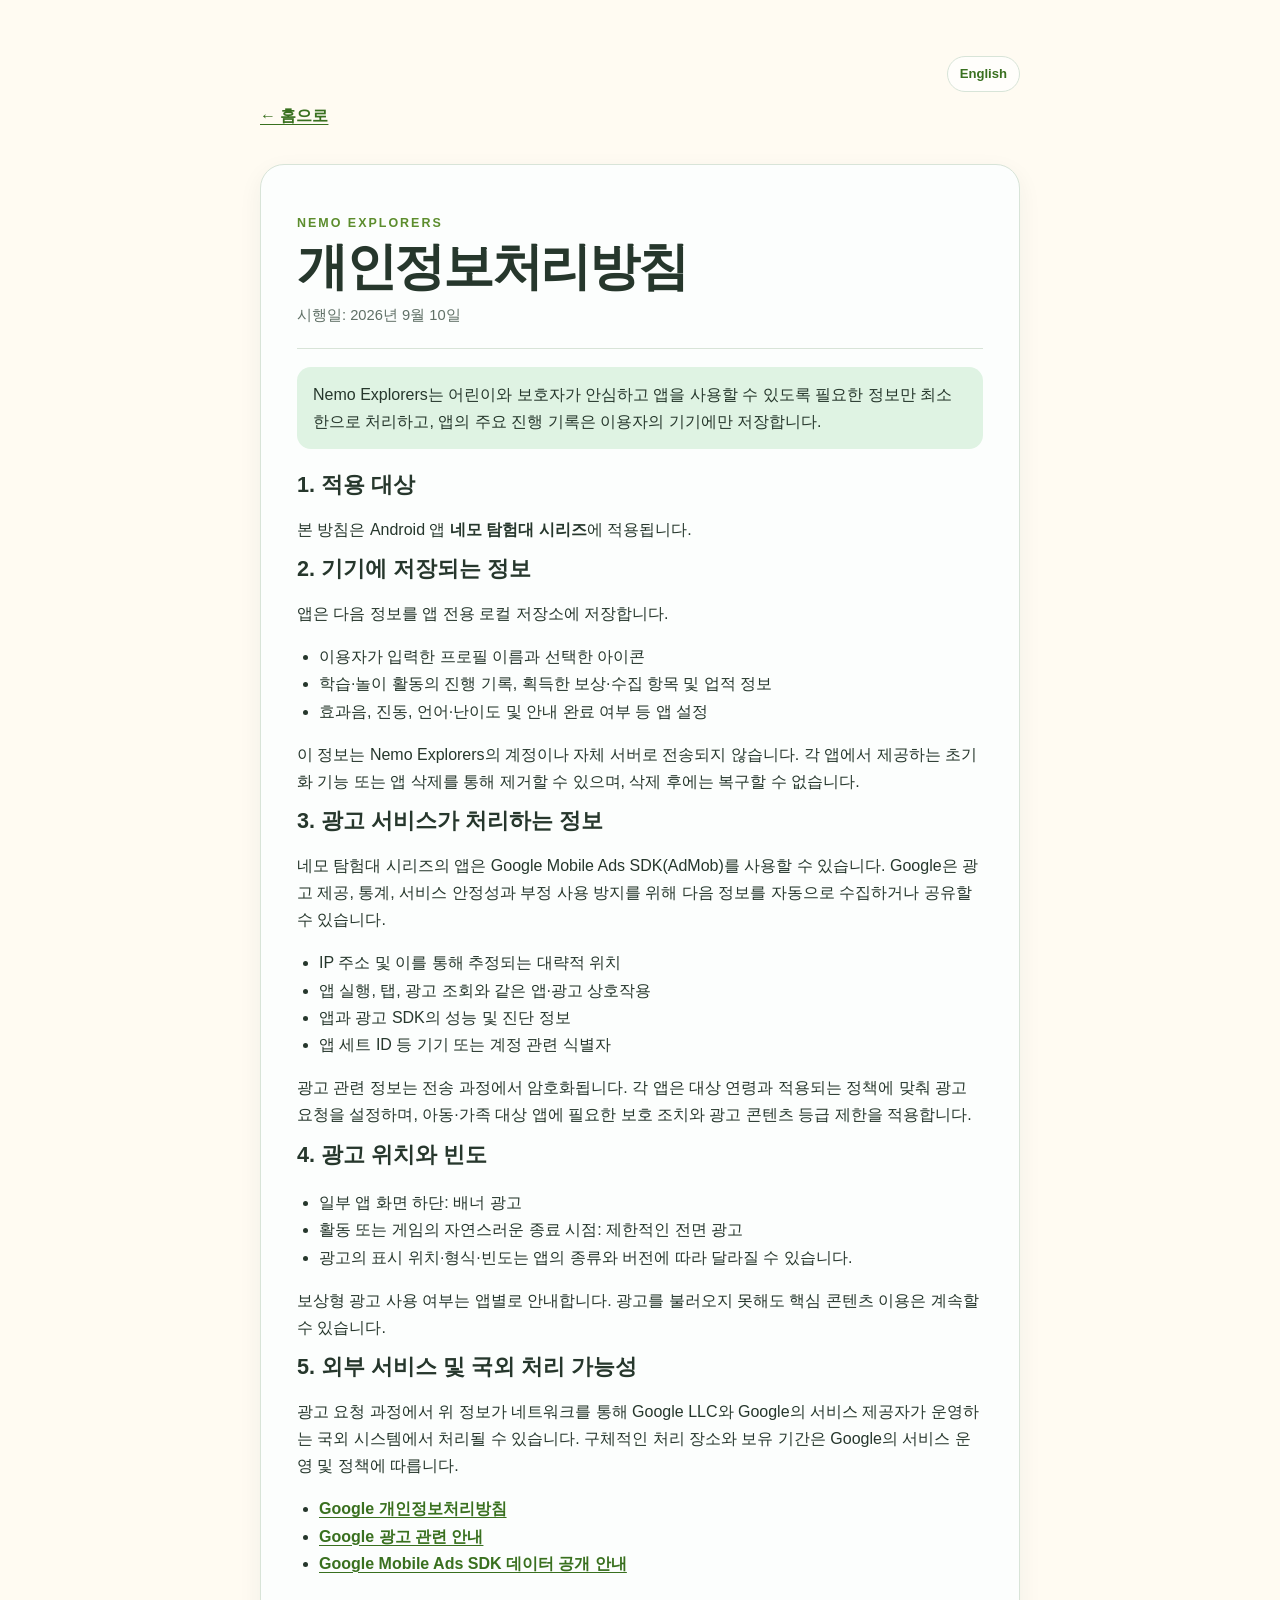
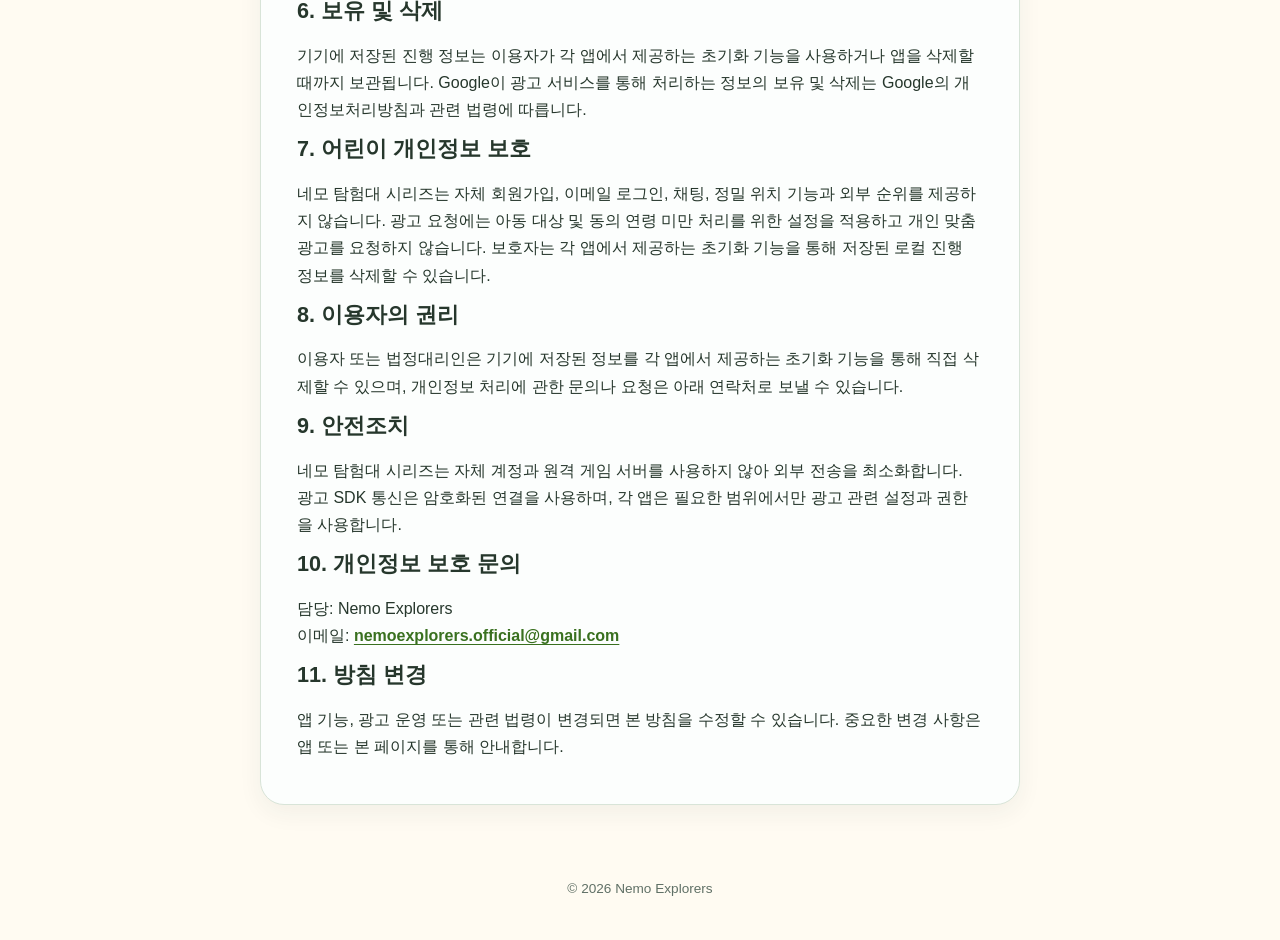
<file: privacy/index.html>
<!doctype html>
<html lang="ko">
<head>
  <meta charset="utf-8">
  <meta name="viewport" content="width=device-width, initial-scale=1">
  <meta name="description" content="네모 탐험대 시리즈 개인정보처리방침">
  <link rel="canonical" href="https://nemoexplorers.github.io/privacy/">
  <link rel="alternate" hreflang="ko" href="https://nemoexplorers.github.io/privacy/">
  <link rel="alternate" hreflang="en" href="https://nemoexplorers.github.io/en/privacy/">
  <link rel="alternate" hreflang="x-default" href="https://nemoexplorers.github.io/privacy/">
  <title>개인정보처리방침 | 네모 탐험대</title>
  <link rel="stylesheet" href="../styles.css">
</head>
<body>
  <main class="shell">
    <a class="language-switch" href="../en/privacy/" hreflang="en" lang="en">English</a>
    <a class="back" href="../">← 홈으로</a>
    <article class="card">
      <header class="policy-header">
        <p class="eyebrow">NEMO EXPLORERS</p>
        <h1>개인정보처리방침</h1>
        <p class="meta">시행일: 2026년 9월 10일</p>
      </header>

      <p class="notice">Nemo Explorers는 어린이와 보호자가 안심하고 앱을 사용할 수 있도록 필요한 정보만 최소한으로 처리하고, 앱의 주요 진행 기록은 이용자의 기기에만 저장합니다.</p>

      <h2>1. 적용 대상</h2>
      <p>본 방침은 Android 앱 <strong>네모 탐험대 시리즈</strong>에 적용됩니다.</p>

      <h2>2. 기기에 저장되는 정보</h2>
      <p>앱은 다음 정보를 앱 전용 로컬 저장소에 저장합니다.</p>
      <ul>
        <li>이용자가 입력한 프로필 이름과 선택한 아이콘</li>
        <li>학습·놀이 활동의 진행 기록, 획득한 보상·수집 항목 및 업적 정보</li>
        <li>효과음, 진동, 언어·난이도 및 안내 완료 여부 등 앱 설정</li>
      </ul>
      <p>이 정보는 Nemo Explorers의 계정이나 자체 서버로 전송되지 않습니다. 각 앱에서 제공하는 초기화 기능 또는 앱 삭제를 통해 제거할 수 있으며, 삭제 후에는 복구할 수 없습니다.</p>

      <h2>3. 광고 서비스가 처리하는 정보</h2>
      <p>네모 탐험대 시리즈의 앱은 Google Mobile Ads SDK(AdMob)를 사용할 수 있습니다. Google은 광고 제공, 통계, 서비스 안정성과 부정 사용 방지를 위해 다음 정보를 자동으로 수집하거나 공유할 수 있습니다.</p>
      <ul>
        <li>IP 주소 및 이를 통해 추정되는 대략적 위치</li>
        <li>앱 실행, 탭, 광고 조회와 같은 앱·광고 상호작용</li>
        <li>앱과 광고 SDK의 성능 및 진단 정보</li>
        <li>앱 세트 ID 등 기기 또는 계정 관련 식별자</li>
      </ul>
      <p>광고 관련 정보는 전송 과정에서 암호화됩니다. 각 앱은 대상 연령과 적용되는 정책에 맞춰 광고 요청을 설정하며, 아동·가족 대상 앱에 필요한 보호 조치와 광고 콘텐츠 등급 제한을 적용합니다.</p>

      <h2>4. 광고 위치와 빈도</h2>
      <ul>
        <li>일부 앱 화면 하단: 배너 광고</li>
        <li>활동 또는 게임의 자연스러운 종료 시점: 제한적인 전면 광고</li>
        <li>광고의 표시 위치·형식·빈도는 앱의 종류와 버전에 따라 달라질 수 있습니다.</li>
      </ul>
      <p>보상형 광고 사용 여부는 앱별로 안내합니다. 광고를 불러오지 못해도 핵심 콘텐츠 이용은 계속할 수 있습니다.</p>

      <h2>5. 외부 서비스 및 국외 처리 가능성</h2>
      <p>광고 요청 과정에서 위 정보가 네트워크를 통해 Google LLC와 Google의 서비스 제공자가 운영하는 국외 시스템에서 처리될 수 있습니다. 구체적인 처리 장소와 보유 기간은 Google의 서비스 운영 및 정책에 따릅니다.</p>
      <ul>
        <li><a href="https://policies.google.com/privacy?hl=ko">Google 개인정보처리방침</a></li>
        <li><a href="https://policies.google.com/technologies/ads?hl=ko">Google 광고 관련 안내</a></li>
        <li><a href="https://developers.google.com/admob/android/privacy/play-data-disclosure">Google Mobile Ads SDK 데이터 공개 안내</a></li>
      </ul>

      <h2>6. 보유 및 삭제</h2>
      <p>기기에 저장된 진행 정보는 이용자가 각 앱에서 제공하는 초기화 기능을 사용하거나 앱을 삭제할 때까지 보관됩니다. Google이 광고 서비스를 통해 처리하는 정보의 보유 및 삭제는 Google의 개인정보처리방침과 관련 법령에 따릅니다.</p>

      <h2>7. 어린이 개인정보 보호</h2>
      <p>네모 탐험대 시리즈는 자체 회원가입, 이메일 로그인, 채팅, 정밀 위치 기능과 외부 순위를 제공하지 않습니다. 광고 요청에는 아동 대상 및 동의 연령 미만 처리를 위한 설정을 적용하고 개인 맞춤 광고를 요청하지 않습니다. 보호자는 각 앱에서 제공하는 초기화 기능을 통해 저장된 로컬 진행 정보를 삭제할 수 있습니다.</p>

      <h2>8. 이용자의 권리</h2>
      <p>이용자 또는 법정대리인은 기기에 저장된 정보를 각 앱에서 제공하는 초기화 기능을 통해 직접 삭제할 수 있으며, 개인정보 처리에 관한 문의나 요청은 아래 연락처로 보낼 수 있습니다.</p>

      <h2>9. 안전조치</h2>
      <p>네모 탐험대 시리즈는 자체 계정과 원격 게임 서버를 사용하지 않아 외부 전송을 최소화합니다. 광고 SDK 통신은 암호화된 연결을 사용하며, 각 앱은 필요한 범위에서만 광고 관련 설정과 권한을 사용합니다.</p>

      <h2>10. 개인정보 보호 문의</h2>
      <p>담당: Nemo Explorers<br>이메일: <a href="mailto:nemoexplorers.official@gmail.com">nemoexplorers.official@gmail.com</a></p>

      <h2>11. 방침 변경</h2>
      <p>앱 기능, 광고 운영 또는 관련 법령이 변경되면 본 방침을 수정할 수 있습니다. 중요한 변경 사항은 앱 또는 본 페이지를 통해 안내합니다.</p>
    </article>
  </main>
  <footer>© 2026 Nemo Explorers</footer>
</body>
</html>
</file>
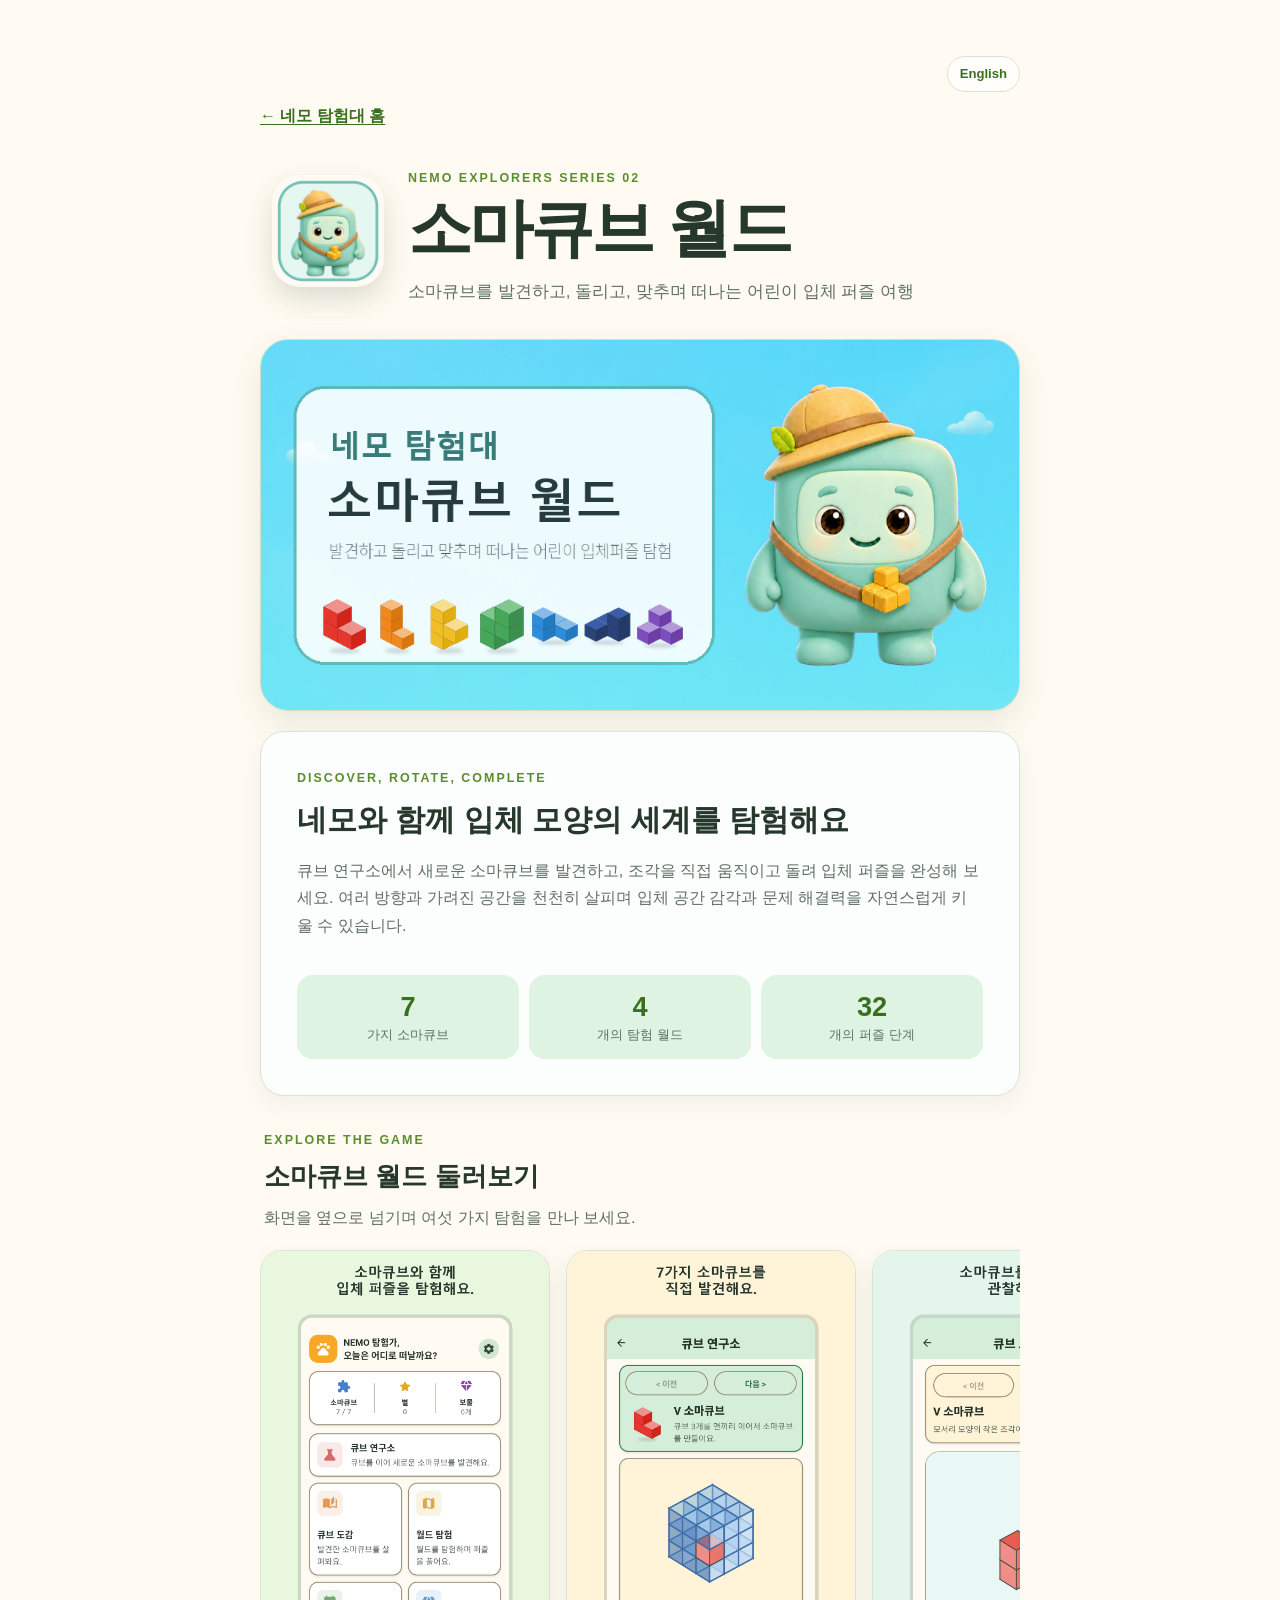
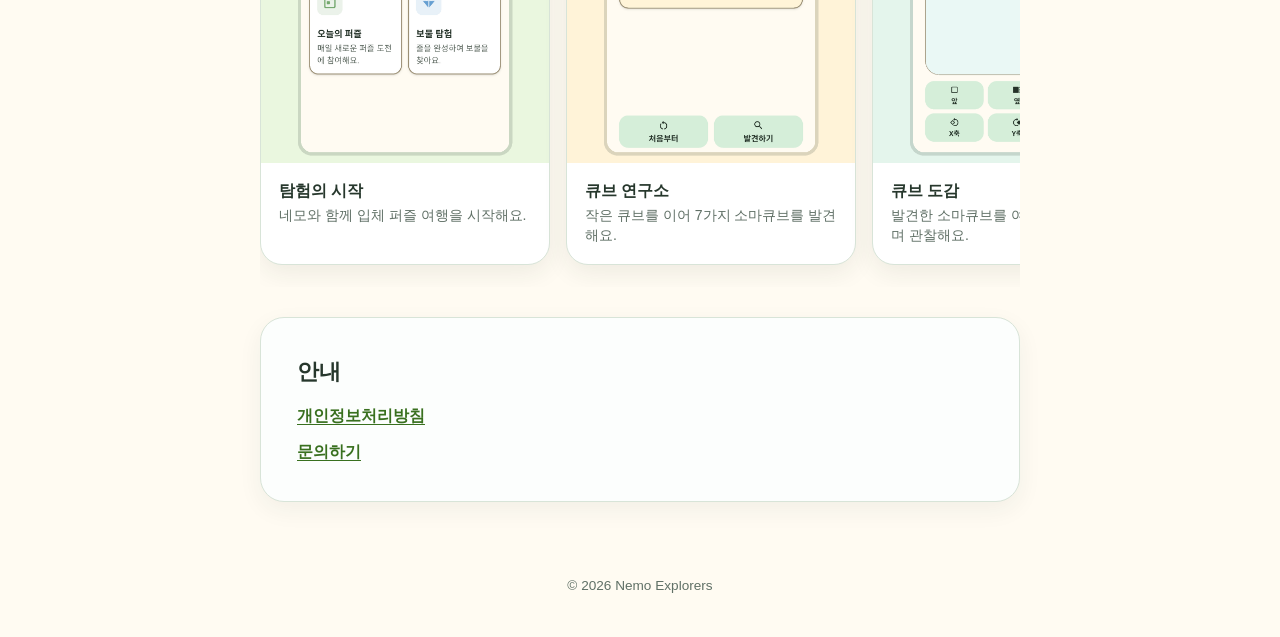
<file: somacube-world/index.html>
<!doctype html>
<html lang="ko">
<head>
  <meta charset="utf-8">
  <meta name="viewport" content="width=device-width, initial-scale=1">
  <meta name="description" content="7가지 소마큐브를 발견하고, 4개 월드와 32개 입체 퍼즐을 탐험하는 어린이 3D 퍼즐 게임">
  <meta property="og:title" content="소마큐브 월드 | 네모 탐험대">
  <meta property="og:description" content="소마큐브를 발견하고, 돌리고, 맞추며 떠나는 어린이 입체 퍼즐 여행">
  <meta property="og:image" content="https://nemoexplorers.github.io/somacube-world/google_play/assets/feature_graphic_1024x500.png">
  <meta property="og:type" content="website">
  <meta property="og:url" content="https://nemoexplorers.github.io/somacube-world/">
  <meta name="twitter:card" content="summary_large_image">
  <link rel="canonical" href="https://nemoexplorers.github.io/somacube-world/">
  <link rel="alternate" hreflang="ko" href="https://nemoexplorers.github.io/somacube-world/">
  <link rel="alternate" hreflang="en" href="https://nemoexplorers.github.io/en/somacube-world/">
  <link rel="alternate" hreflang="x-default" href="https://nemoexplorers.github.io/somacube-world/">
  <title>소마큐브 월드 | 네모 탐험대</title>
  <link rel="stylesheet" href="../styles.css">
</head>
<body>
  <main class="shell">
    <a class="language-switch" href="../en/somacube-world/" hreflang="en" lang="en">English</a>
    <a class="back" href="../">← 네모 탐험대 홈</a>

    <section class="hero product-hero" aria-labelledby="product-title">
      <img class="product-app-icon" src="google_play/assets/app_icon_512.png" width="512" height="512" alt="소마큐브 월드 앱 아이콘">
      <div>
        <p class="eyebrow">NEMO EXPLORERS SERIES 02</p>
        <h1 id="product-title">소마큐브 월드</h1>
        <p class="lead">소마큐브를 발견하고, 돌리고, 맞추며 떠나는 어린이 입체 퍼즐 여행</p>
      </div>
    </section>

    <figure class="product-feature">
      <img src="google_play/assets/feature_graphic_1024x500.png" width="1024" height="500" alt="여러 소마큐브 조각과 네모 캐릭터가 함께한 소마큐브 월드 대표 그림" fetchpriority="high">
    </figure>

    <section class="card product-introduction" aria-labelledby="about-title">
      <div>
        <p class="eyebrow">DISCOVER, ROTATE, COMPLETE</p>
        <h2 id="about-title">네모와 함께 입체 모양의 세계를 탐험해요</h2>
        <p>큐브 연구소에서 새로운 소마큐브를 발견하고, 조각을 직접 움직이고 돌려 입체 퍼즐을 완성해 보세요. 여러 방향과 가려진 공간을 천천히 살피며 입체 공간 감각과 문제 해결력을 자연스럽게 키울 수 있습니다.</p>
      </div>
      <dl class="product-facts" aria-label="게임 주요 구성">
        <div><dt>7</dt><dd>가지 소마큐브</dd></div>
        <div><dt>4</dt><dd>개의 탐험 월드</dd></div>
        <div><dt>32</dt><dd>개의 퍼즐 단계</dd></div>
      </dl>
    </section>

    <section class="product-gallery-section" aria-labelledby="gallery-title">
      <div class="section-heading">
        <p class="eyebrow">EXPLORE THE GAME</p>
        <h2 id="gallery-title">소마큐브 월드 둘러보기</h2>
        <p>화면을 옆으로 넘기며 여섯 가지 탐험을 만나 보세요.</p>
      </div>
      <div class="product-gallery" tabindex="0" aria-label="게임 화면 모음">
        <figure class="screenshot-card">
          <img src="google_play/screenshots/01_home.png" width="1080" height="1920" alt="소마큐브 월드 메인 화면" loading="lazy">
          <figcaption><strong>탐험의 시작</strong><span>네모와 함께 입체 퍼즐 여행을 시작해요.</span></figcaption>
        </figure>
        <figure class="screenshot-card">
          <img src="google_play/screenshots/02_laboratory.png" width="1080" height="1920" alt="큐브 연구소 화면" loading="lazy">
          <figcaption><strong>큐브 연구소</strong><span>작은 큐브를 이어 7가지 소마큐브를 발견해요.</span></figcaption>
        </figure>
        <figure class="screenshot-card">
          <img src="google_play/screenshots/03_encyclopedia.png" width="1080" height="1920" alt="큐브 도감 화면" loading="lazy">
          <figcaption><strong>큐브 도감</strong><span>발견한 소마큐브를 여러 방향으로 돌리며 관찰해요.</span></figcaption>
        </figure>
        <figure class="screenshot-card">
          <img src="google_play/screenshots/04_world_exploration.png" width="1080" height="1920" alt="월드 탐험 화면" loading="lazy">
          <figcaption><strong>월드 탐험</strong><span>4개 월드를 여행하며 32개의 입체 퍼즐을 완성해요.</span></figcaption>
        </figure>
        <figure class="screenshot-card">
          <img src="google_play/screenshots/05_daily_puzzle.png" width="1080" height="1920" alt="오늘의 퍼즐 화면" loading="lazy">
          <figcaption><strong>오늘의 퍼즐</strong><span>매일 다른 조건에서 3×3×3 정육면체에 도전해요.</span></figcaption>
        </figure>
        <figure class="screenshot-card">
          <img src="google_play/screenshots/06_treasure_exploration.png" width="1080" height="1920" alt="보물 탐험 화면" loading="lazy">
          <figcaption><strong>보물 탐험</strong><span>가로와 세로 줄을 채우고 보물과 업적을 모아요.</span></figcaption>
        </figure>
      </div>
    </section>

    <section class="card links" aria-labelledby="product-info-title">
      <h2 id="product-info-title">안내</h2>
      <a href="../privacy/">개인정보처리방침</a>
      <a href="mailto:nemoexplorers.official@gmail.com">문의하기</a>
    </section>
  </main>
  <footer>© 2026 Nemo Explorers</footer>
</body>
</html>
</file>
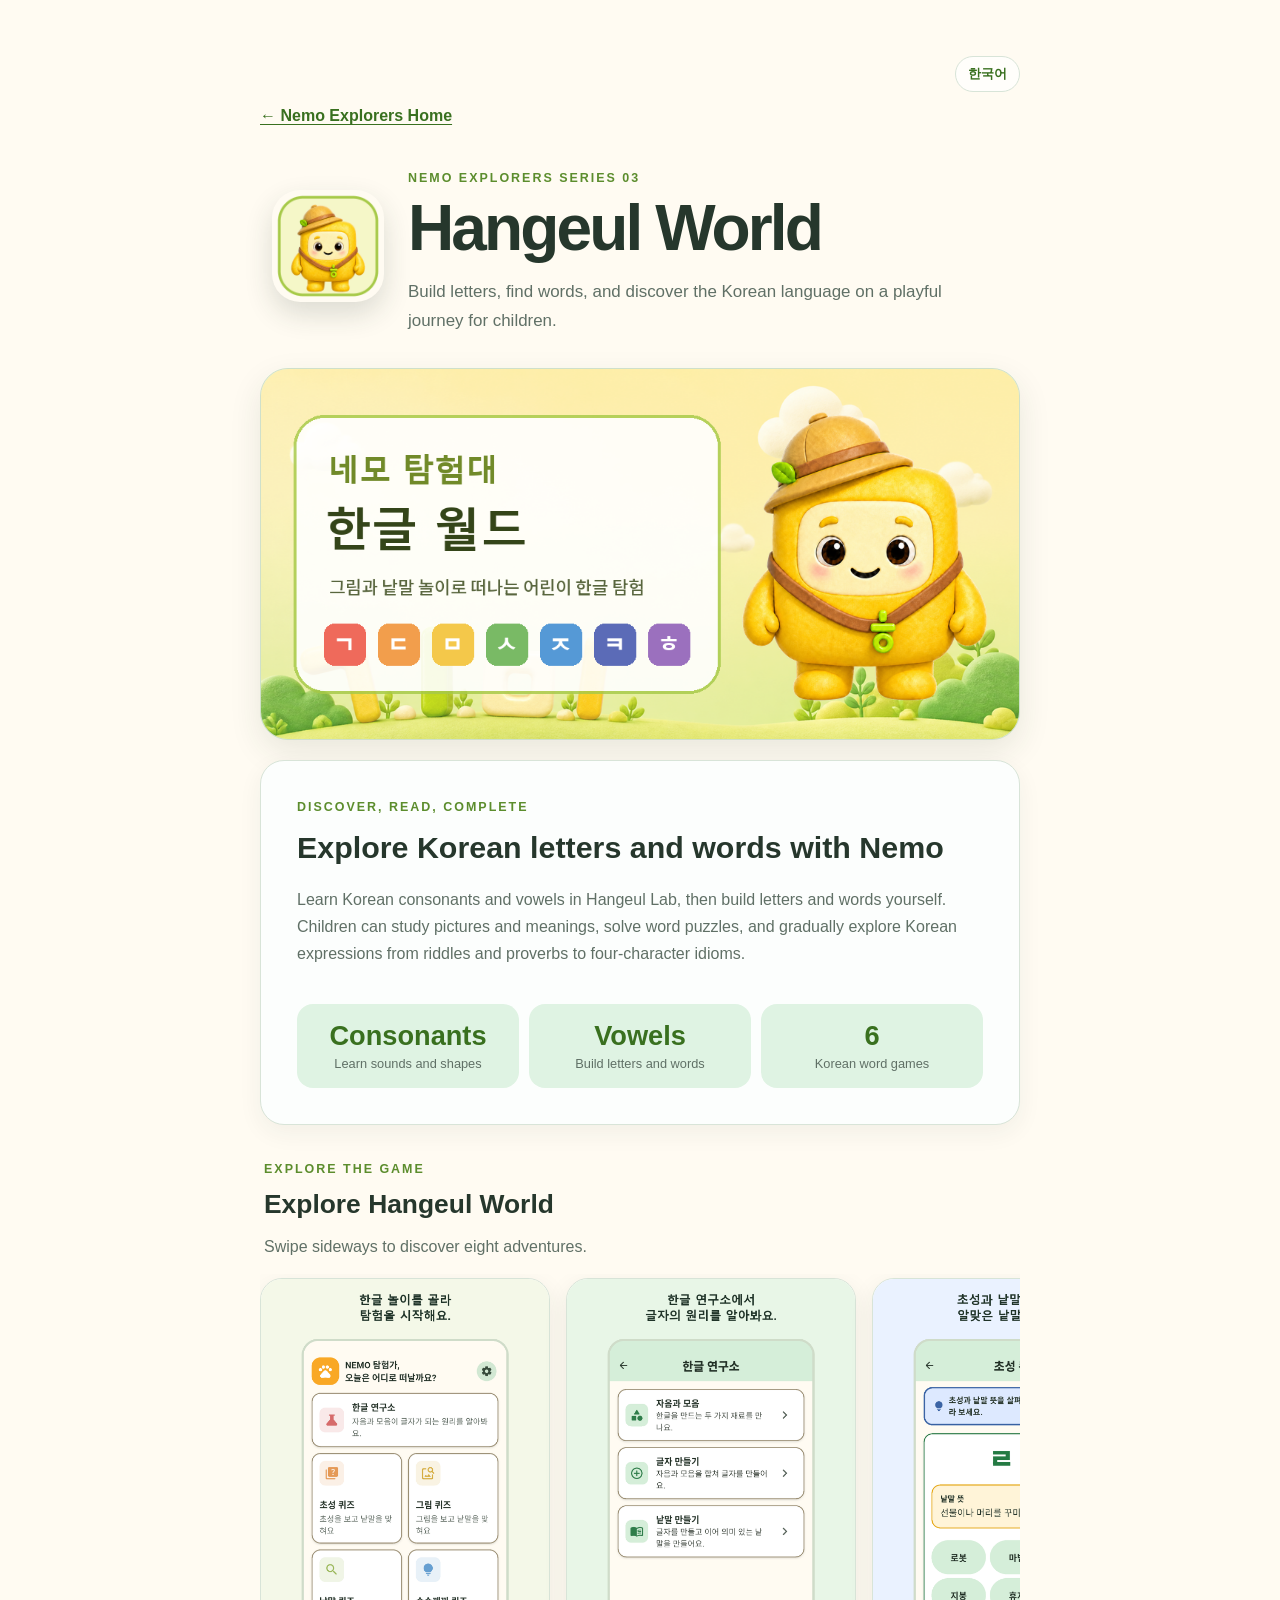
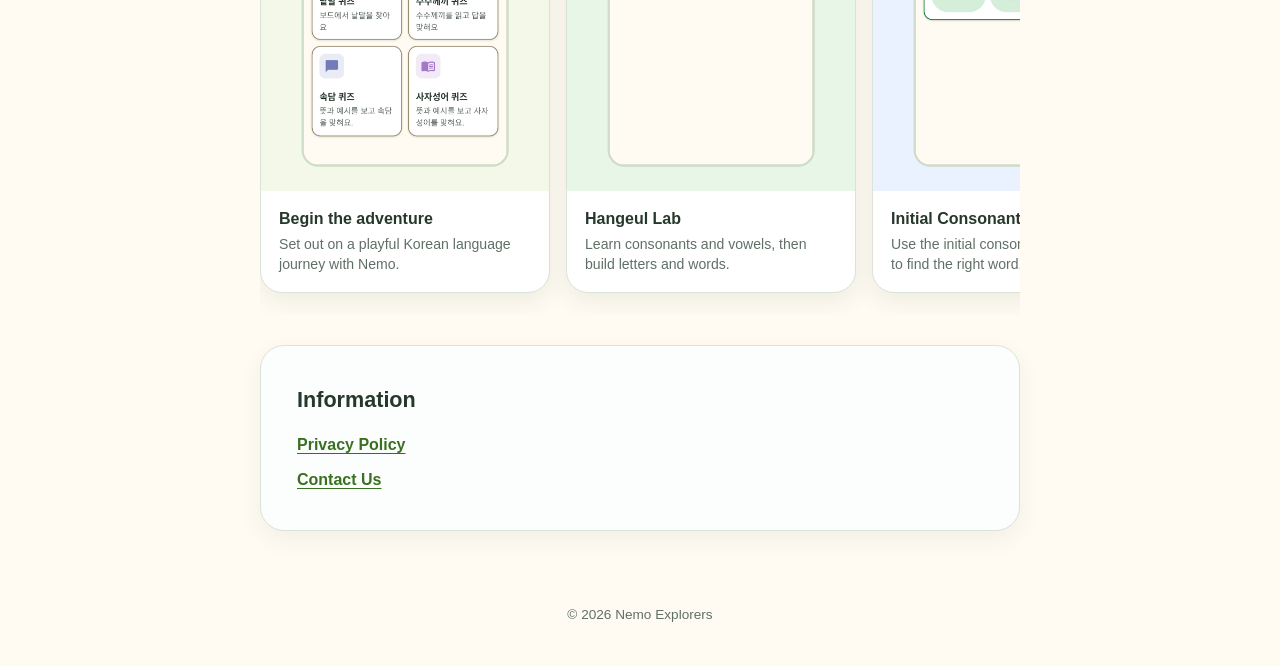
<file: en/hangeul-world/index.html>
<!doctype html>
<html lang="en">
<head>
  <meta charset="utf-8">
  <meta name="viewport" content="width=device-width, initial-scale=1">
  <meta name="description" content="A Korean language game for children with letters, words, quizzes, and puzzles.">
  <meta property="og:title" content="Hangeul World | Nemo Explorers">
  <meta property="og:description" content="Build letters, find words, and discover the Korean language on a playful journey for children.">
  <meta property="og:image" content="https://nemoexplorers.github.io/hangeul-world/google_play/assets/feature_graphic_1024x500.png">
  <meta property="og:type" content="website">
  <meta property="og:url" content="https://nemoexplorers.github.io/en/hangeul-world/">
  <meta name="twitter:card" content="summary_large_image">
  <link rel="canonical" href="https://nemoexplorers.github.io/en/hangeul-world/">
  <link rel="alternate" hreflang="ko" href="https://nemoexplorers.github.io/hangeul-world/">
  <link rel="alternate" hreflang="en" href="https://nemoexplorers.github.io/en/hangeul-world/">
  <link rel="alternate" hreflang="x-default" href="https://nemoexplorers.github.io/hangeul-world/">
  <title>Hangeul World | Nemo Explorers</title>
  <link rel="stylesheet" href="../../styles.css">
</head>
<body>
  <main class="shell">
    <a class="language-switch" href="../../hangeul-world/" hreflang="ko" lang="ko">한국어</a>
    <a class="back" href="../">← Nemo Explorers Home</a>

    <section class="hero product-hero" aria-labelledby="product-title">
      <img class="product-app-icon" src="../../hangeul-world/google_play/assets/app_icon_512.png" width="512" height="512" alt="Hangeul World app icon">
      <div>
        <p class="eyebrow">NEMO EXPLORERS SERIES 03</p>
        <h1 id="product-title">Hangeul World</h1>
        <p class="lead">Build letters, find words, and discover the Korean language on a playful journey for children.</p>
      </div>
    </section>

    <figure class="product-feature">
      <img src="../../hangeul-world/google_play/assets/feature_graphic_1024x500.png" width="1024" height="500" alt="Korean letters, words, and Nemo featured in the Hangeul World artwork" fetchpriority="high">
    </figure>

    <section class="card product-introduction" aria-labelledby="about-title">
      <div>
        <p class="eyebrow">DISCOVER, READ, COMPLETE</p>
        <h2 id="about-title">Explore Korean letters and words with Nemo</h2>
        <p>Learn Korean consonants and vowels in Hangeul Lab, then build letters and words yourself. Children can study pictures and meanings, solve word puzzles, and gradually explore Korean expressions from riddles and proverbs to four-character idioms.</p>
      </div>
      <dl class="product-facts" aria-label="Key game features">
        <div><dt>Consonants</dt><dd>Learn sounds and shapes</dd></div>
        <div><dt>Vowels</dt><dd>Build letters and words</dd></div>
        <div><dt>6</dt><dd>Korean word games</dd></div>
      </dl>
    </section>

    <section class="product-gallery-section" aria-labelledby="gallery-title">
      <div class="section-heading">
        <p class="eyebrow">EXPLORE THE GAME</p>
        <h2 id="gallery-title">Explore Hangeul World</h2>
        <p>Swipe sideways to discover eight adventures.</p>
      </div>
      <div class="product-gallery" tabindex="0" aria-label="Game screenshots">
        <figure class="screenshot-card">
          <img src="../../hangeul-world/google_play/screenshots/01_home.png" width="1080" height="1920" alt="Hangeul World home screen" loading="lazy">
          <figcaption><strong>Begin the adventure</strong><span>Set out on a playful Korean language journey with Nemo.</span></figcaption>
        </figure>
        <figure class="screenshot-card">
          <img src="../../hangeul-world/google_play/screenshots/02_laboratory.png" width="1080" height="1920" alt="Hangeul Lab screen" loading="lazy">
          <figcaption><strong>Hangeul Lab</strong><span>Learn consonants and vowels, then build letters and words.</span></figcaption>
        </figure>
        <figure class="screenshot-card">
          <img src="../../hangeul-world/google_play/screenshots/03_chosung_quiz.png" width="1080" height="1920" alt="Initial Consonant Quiz screen" loading="lazy">
          <figcaption><strong>Initial Consonant Quiz</strong><span>Use the initial consonants and definition to find the right word.</span></figcaption>
        </figure>
        <figure class="screenshot-card">
          <img src="../../hangeul-world/google_play/screenshots/04_picture_quiz.png" width="1080" height="1920" alt="Picture Quiz screen" loading="lazy">
          <figcaption><strong>Picture Quiz</strong><span>Study the picture and choose the word that matches.</span></figcaption>
        </figure>
        <figure class="screenshot-card">
          <img src="../../hangeul-world/google_play/screenshots/05_word_quiz.png" width="1080" height="1920" alt="Word Quiz screen" loading="lazy">
          <figcaption><strong>Word Quiz</strong><span>Connect neighboring letters in order to reveal hidden words.</span></figcaption>
        </figure>
        <figure class="screenshot-card">
          <img src="../../hangeul-world/google_play/screenshots/06_riddle_quiz.png" width="1080" height="1920" alt="Riddle Quiz screen" loading="lazy">
          <figcaption><strong>Riddle Quiz</strong><span>Read a playful riddle and choose the answer.</span></figcaption>
        </figure>
        <figure class="screenshot-card">
          <img src="../../hangeul-world/google_play/screenshots/07_proverb_quiz.png" width="1080" height="1920" alt="Proverb Quiz screen" loading="lazy">
          <figcaption><strong>Proverb Quiz</strong><span>Use the meaning and example to find the right Korean proverb.</span></figcaption>
        </figure>
        <figure class="screenshot-card">
          <img src="../../hangeul-world/google_play/screenshots/08_idiom_quiz.png" width="1080" height="1920" alt="Four-Character Idiom Quiz screen" loading="lazy">
          <figcaption><strong>Four-Character Idiom Quiz</strong><span>Read the meaning and example to find the right idiom.</span></figcaption>
        </figure>
      </div>
    </section>

    <section class="card links" aria-labelledby="product-info-title">
      <h2 id="product-info-title">Information</h2>
      <a href="../privacy/">Privacy Policy</a>
      <a href="mailto:nemoexplorers.official@gmail.com">Contact Us</a>
    </section>
  </main>
  <footer>© 2026 Nemo Explorers</footer>
</body>
</html>
</file>
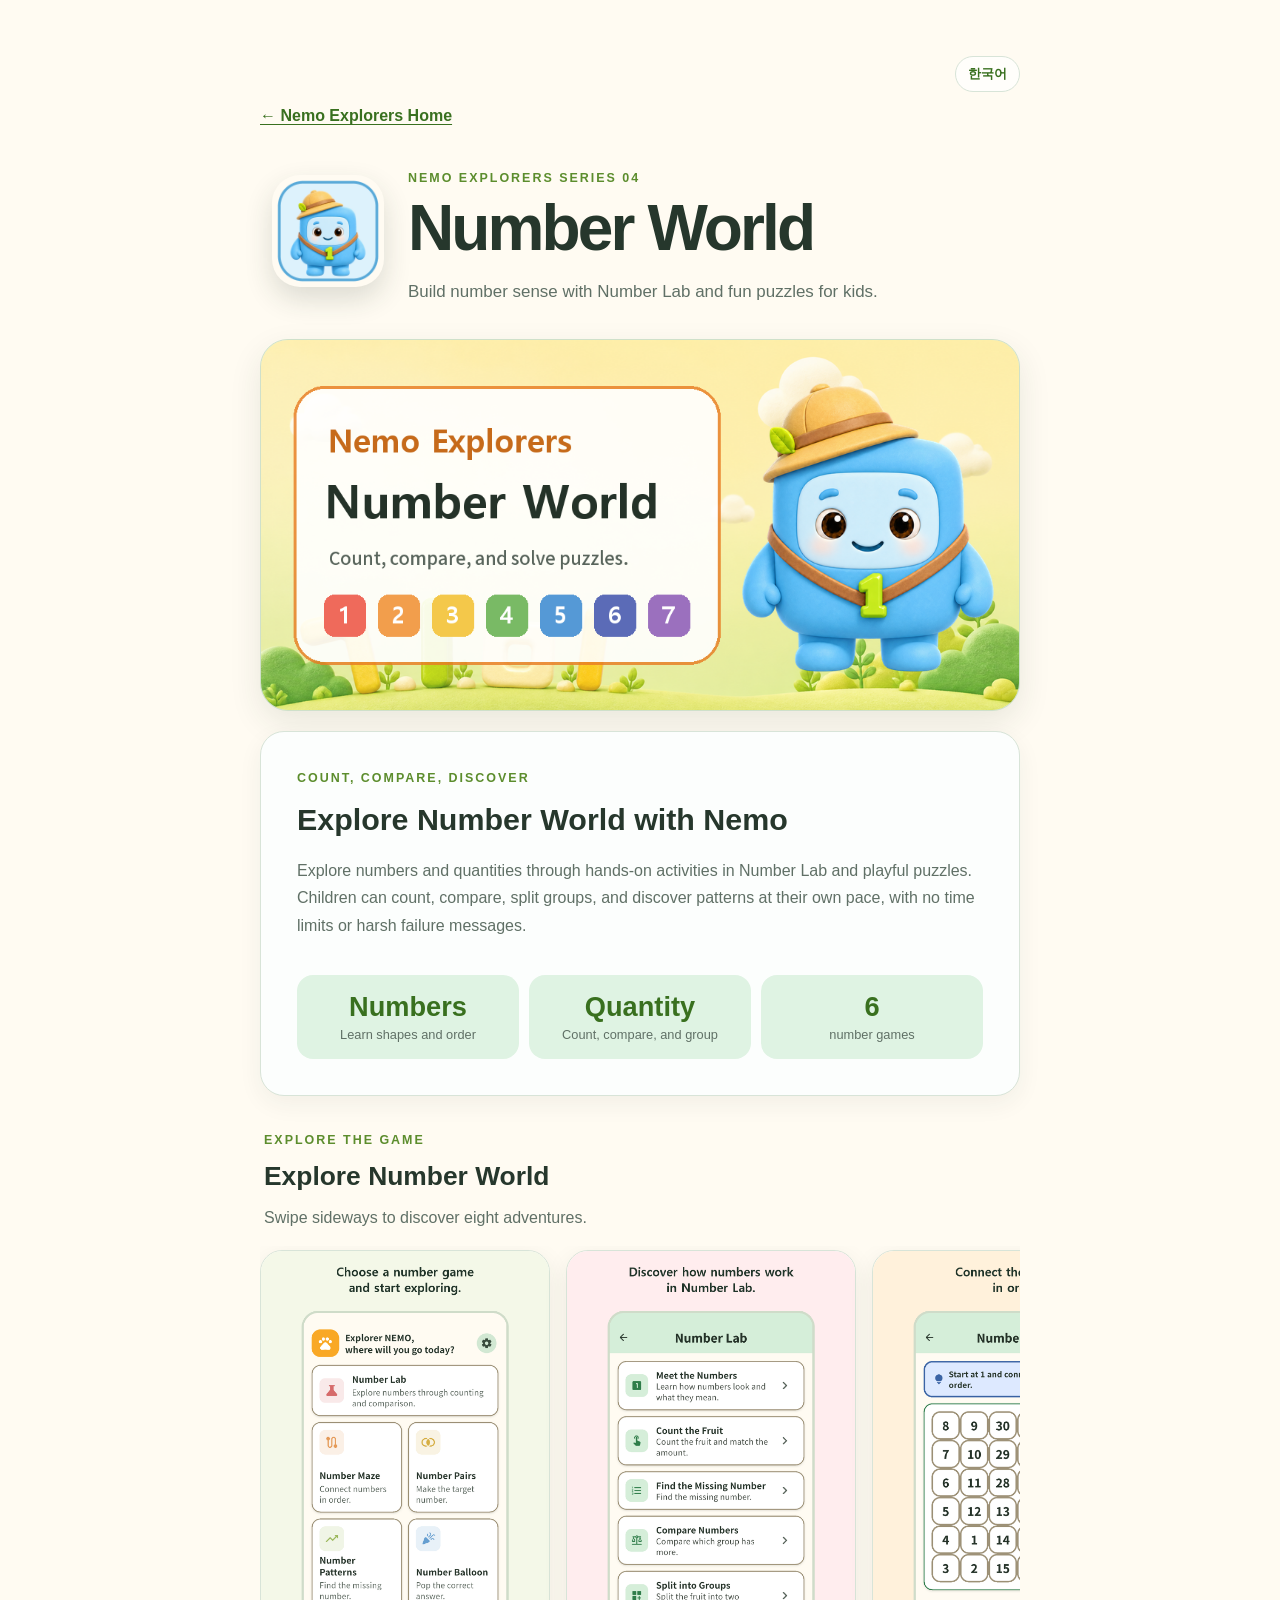
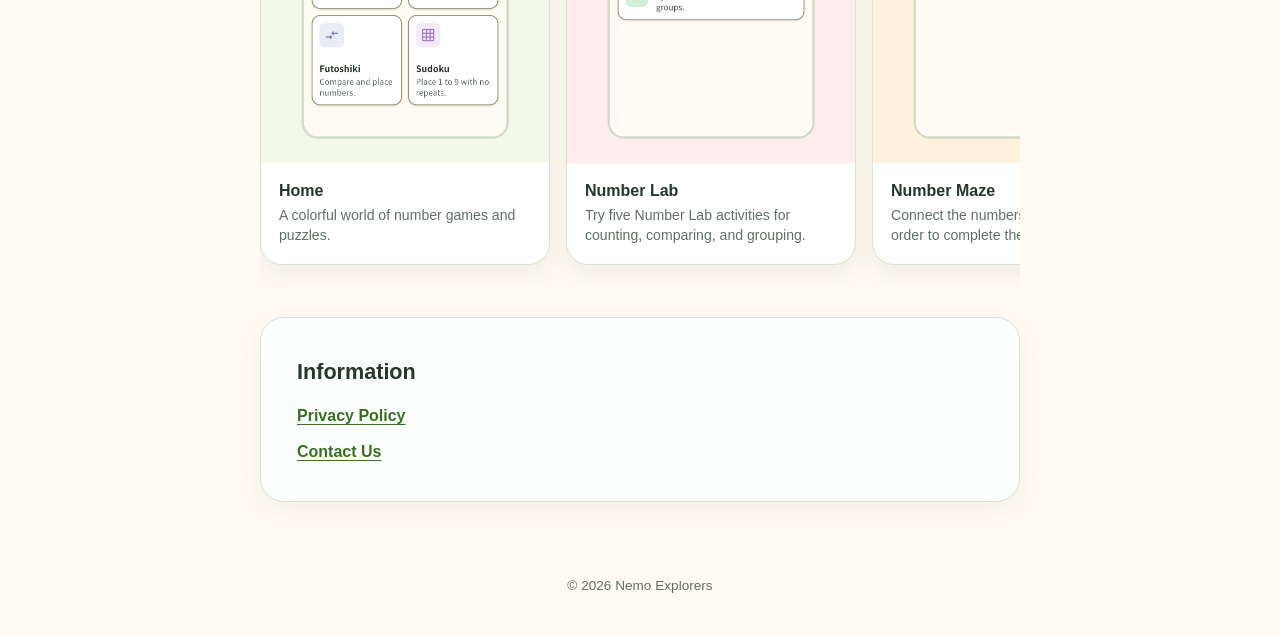
<file: en/number-world/index.html>
<!doctype html>
<html lang="en">
<head>
  <meta charset="utf-8">
  <meta name="viewport" content="width=device-width, initial-scale=1">
  <meta name="description" content="A learning game for children to explore numbers and quantities through hands-on activities and puzzles.">
  <meta property="og:title" content="Number World | Nemo Explorers">
  <meta property="og:description" content="Build number sense with Number Lab and fun puzzles for kids.">
  <meta property="og:image" content="https://nemoexplorers.github.io/en/number-world/en/assets/feature_graphic_1024x500.png">
  <meta property="og:type" content="website">
  <meta property="og:url" content="https://nemoexplorers.github.io/en/number-world/">
  <meta name="twitter:card" content="summary_large_image">
  <link rel="canonical" href="https://nemoexplorers.github.io/en/number-world/">
  <link rel="alternate" hreflang="ko" href="https://nemoexplorers.github.io/number-world/">
  <link rel="alternate" hreflang="en" href="https://nemoexplorers.github.io/en/number-world/">
  <link rel="alternate" hreflang="x-default" href="https://nemoexplorers.github.io/number-world/">
  <title>Number World | Nemo Explorers</title>
  <link rel="stylesheet" href="../../styles.css">
</head>
<body>
  <main class="shell">
    <a class="language-switch" href="../../number-world/" hreflang="ko" lang="ko">한국어</a>
    <a class="back" href="../">← Nemo Explorers Home</a>

    <section class="hero product-hero" aria-labelledby="product-title">
      <img class="product-app-icon" src="../../number-world/google_play/assets/app_icon_512.png" width="512" height="512" alt="Number World app icon">
      <div>
        <p class="eyebrow">NEMO EXPLORERS SERIES 04</p>
        <h1 id="product-title">Number World</h1>
        <p class="lead">Build number sense with Number Lab and fun puzzles for kids.</p>
      </div>
    </section>

    <figure class="product-feature">
      <img src="en/assets/feature_graphic_1024x500.png" width="1024" height="500" alt="Number games, puzzles, and Nemo featured in the Number World artwork" fetchpriority="high">
    </figure>

    <section class="card product-introduction" aria-labelledby="about-title">
      <div>
        <p class="eyebrow">COUNT, COMPARE, DISCOVER</p>
        <h2 id="about-title">Explore Number World with Nemo</h2>
        <p>Explore numbers and quantities through hands-on activities in Number Lab and playful puzzles. Children can count, compare, split groups, and discover patterns at their own pace, with no time limits or harsh failure messages.</p>
      </div>
      <dl class="product-facts" aria-label="Key game features">
        <div><dt>Numbers</dt><dd>Learn shapes and order</dd></div>
        <div><dt>Quantity</dt><dd>Count, compare, and group</dd></div>
        <div><dt>6</dt><dd>number games</dd></div>
      </dl>
    </section>

    <section class="product-gallery-section" aria-labelledby="gallery-title">
      <div class="section-heading">
        <p class="eyebrow">EXPLORE THE GAME</p>
        <h2 id="gallery-title">Explore Number World</h2>
        <p>Swipe sideways to discover eight adventures.</p>
      </div>
      <div class="product-gallery" tabindex="0" aria-label="Game screenshots">
        <figure class="screenshot-card">
          <img src="en/screenshots/01_home.png" width="1080" height="1920" alt="Number World home screen" loading="lazy">
          <figcaption><strong>Home</strong><span>A colorful world of number games and puzzles.</span></figcaption>
        </figure>
        <figure class="screenshot-card">
          <img src="en/screenshots/02_laboratory.png" width="1080" height="1920" alt="Number Lab screen" loading="lazy">
          <figcaption><strong>Number Lab</strong><span>Try five Number Lab activities for counting, comparing, and grouping.</span></figcaption>
        </figure>
        <figure class="screenshot-card">
          <img src="en/screenshots/03_number_maze.png" width="1080" height="1920" alt="Number Maze screen" loading="lazy">
          <figcaption><strong>Number Maze</strong><span>Connect the numbers from 1 to 36 in order to complete the path.</span></figcaption>
        </figure>
        <figure class="screenshot-card">
          <img src="en/screenshots/04_number_pairs.png" width="1080" height="1920" alt="Number Pairs screen" loading="lazy">
          <figcaption><strong>Number Pairs</strong><span>Find two numbers that add up to the target.</span></figcaption>
        </figure>
        <figure class="screenshot-card">
          <img src="en/screenshots/05_pattern.png" width="1080" height="1920" alt="Number Patterns screen" loading="lazy">
          <figcaption><strong>Number Patterns</strong><span>Find the missing number in sequences and repeating changes.</span></figcaption>
        </figure>
        <figure class="screenshot-card">
          <img src="en/screenshots/06_number_balloon.png" width="1080" height="1920" alt="Number Balloon screen" loading="lazy">
          <figcaption><strong>Number Balloon</strong><span>Practice before and after numbers, addition, subtraction, and comparison.</span></figcaption>
        </figure>
        <figure class="screenshot-card">
          <img src="en/screenshots/07_futoshiki.png" width="1080" height="1920" alt="Futoshiki screen" loading="lazy">
          <figcaption><strong>Futoshiki</strong><span>Use greater-than and less-than signs while placing 1 to 5.</span></figcaption>
        </figure>
        <figure class="screenshot-card">
          <img src="en/screenshots/08_sudoku.png" width="1080" height="1920" alt="Sudoku screen" loading="lazy">
          <figcaption><strong>Sudoku</strong><span>Place 1 to 9 in every row, column, and 3×3 box.</span></figcaption>
        </figure>
      </div>
    </section>

    <section class="card links" aria-labelledby="product-info-title">
      <h2 id="product-info-title">Information</h2>
      <a href="../privacy/">Privacy Policy</a>
      <a href="mailto:nemoexplorers.official@gmail.com">Contact Us</a>
    </section>
  </main>
  <footer>© 2026 Nemo Explorers</footer>
</body>
</html>
</file>
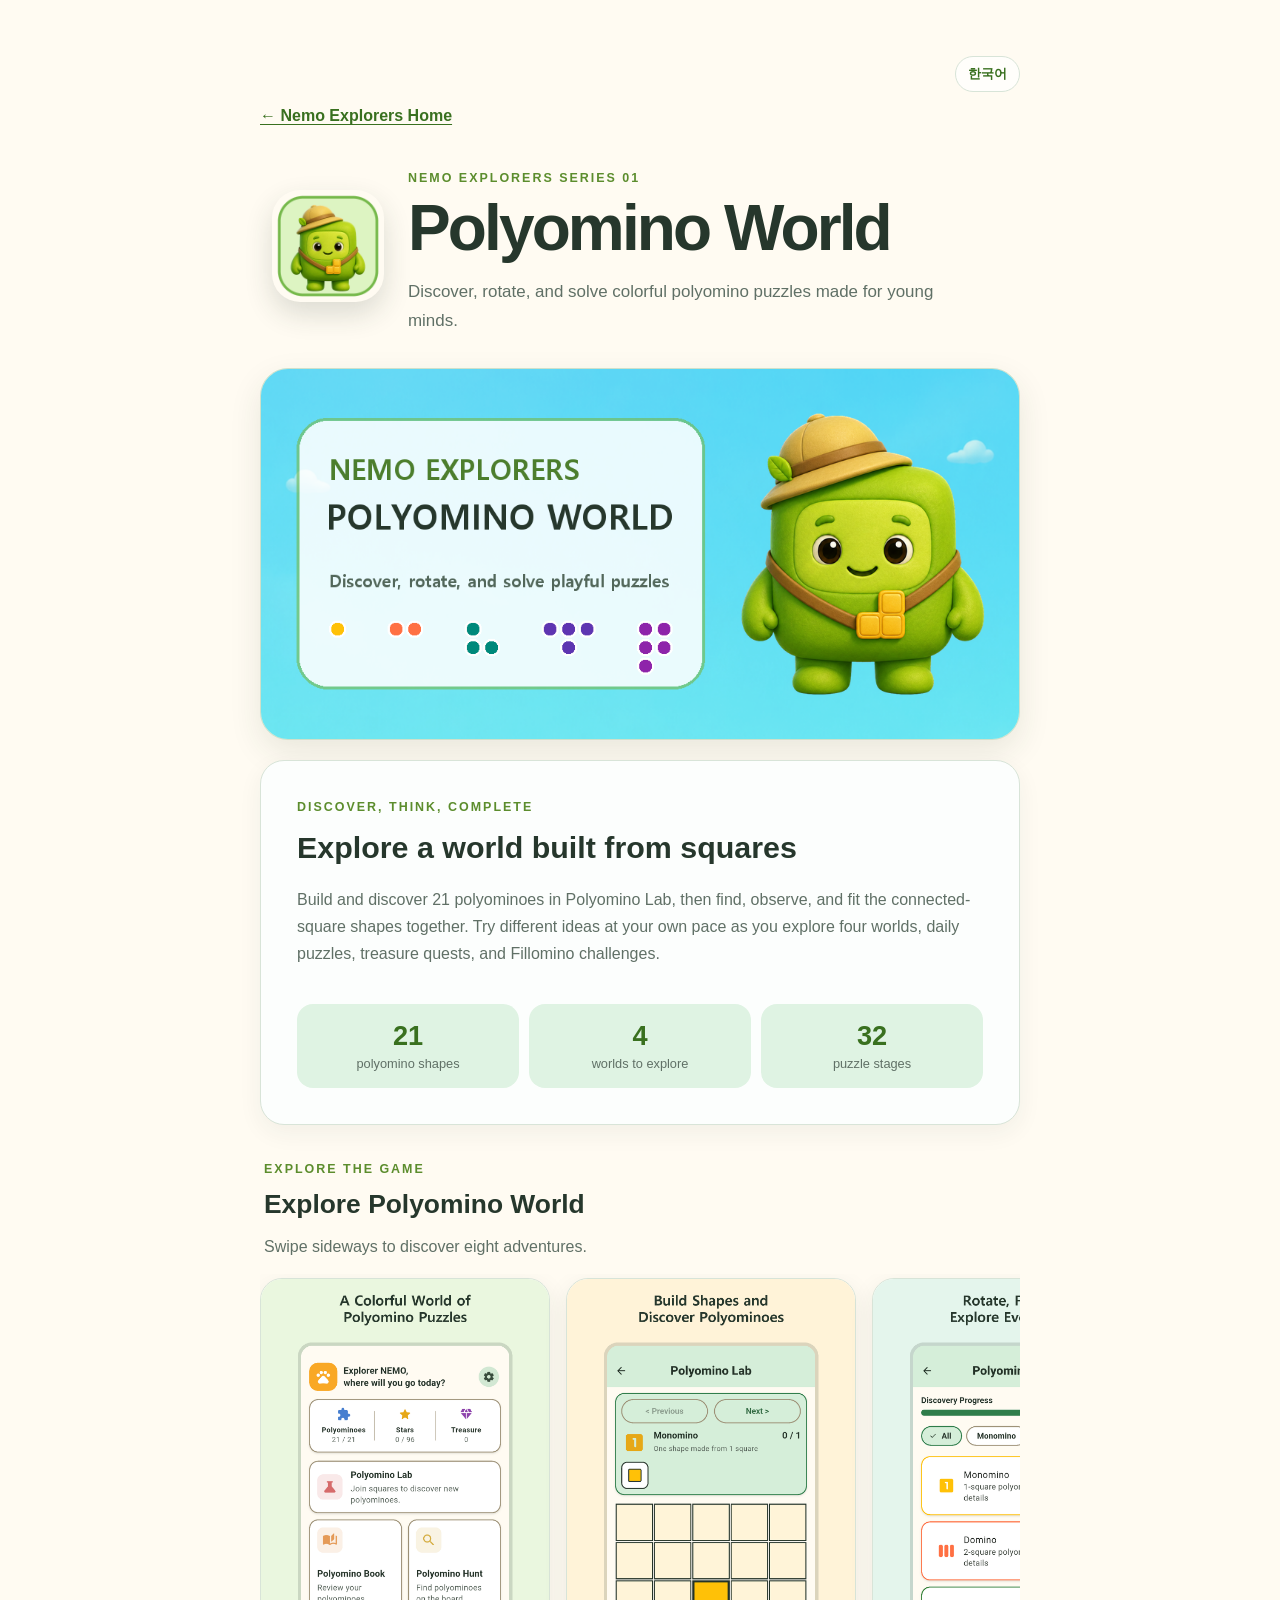
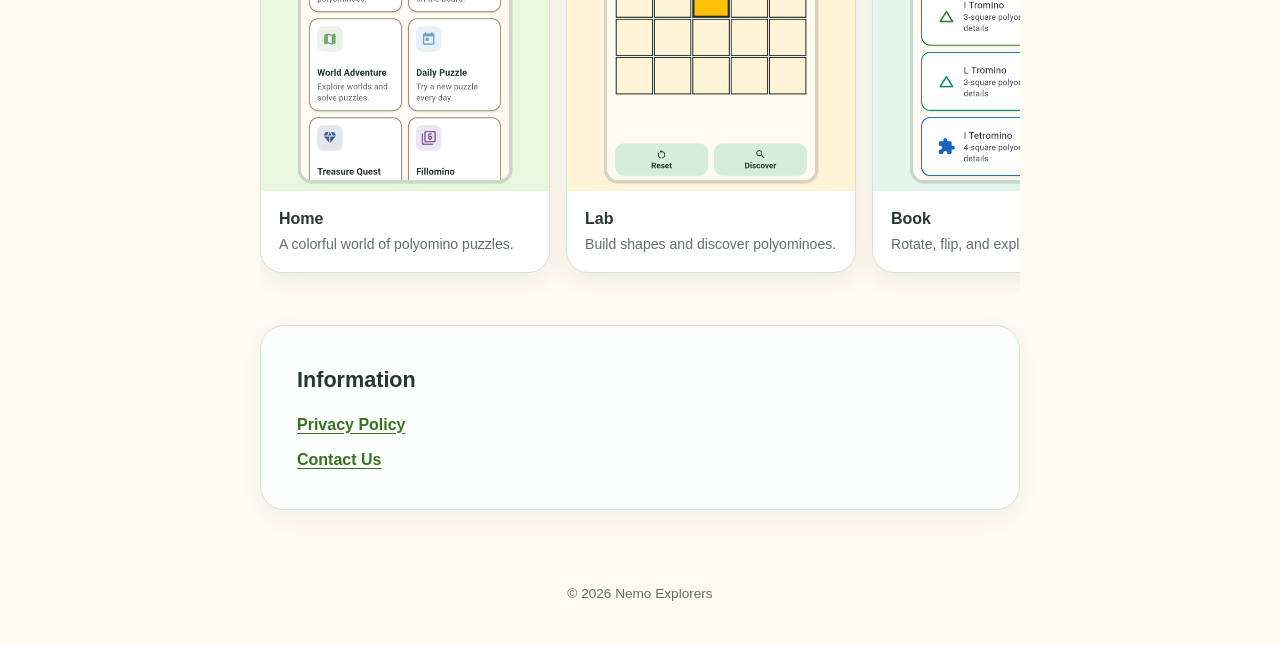
<file: en/polyomino-world/index.html>
<!doctype html>
<html lang="en">
<head>
  <meta charset="utf-8">
  <meta name="viewport" content="width=device-width, initial-scale=1">
  <meta name="description" content="A child-friendly puzzle game where young explorers build, find, observe, and fit together shapes made from connected squares.">
  <meta property="og:title" content="Polyomino World | Nemo Explorers">
  <meta property="og:description" content="Discover, rotate, and solve colorful polyomino puzzles made for young minds.">
  <meta property="og:image" content="https://nemoexplorers.github.io/en/polyomino-world/google_play/assets/feature_graphic_1024x500.png">
  <meta property="og:type" content="website">
  <meta property="og:url" content="https://nemoexplorers.github.io/en/polyomino-world/">
  <meta name="twitter:card" content="summary_large_image">
  <link rel="canonical" href="https://nemoexplorers.github.io/en/polyomino-world/">
  <link rel="alternate" hreflang="ko" href="https://nemoexplorers.github.io/polyomino-world/">
  <link rel="alternate" hreflang="en" href="https://nemoexplorers.github.io/en/polyomino-world/">
  <link rel="alternate" hreflang="x-default" href="https://nemoexplorers.github.io/polyomino-world/">
  <title>Polyomino World | Nemo Explorers</title>
  <link rel="stylesheet" href="../../styles.css">
</head>
<body>
  <main class="shell">
    <a class="language-switch" href="../../polyomino-world/" hreflang="ko" lang="ko">한국어</a>
    <a class="back" href="../">← Nemo Explorers Home</a>

    <section class="hero product-hero" aria-labelledby="product-title">
      <img class="product-app-icon" src="../../polyomino-world/google_play/assets/app_icon_512.png" width="512" height="512" alt="Polyomino World app icon">
      <div>
        <p class="eyebrow">NEMO EXPLORERS SERIES 01</p>
        <h1 id="product-title">Polyomino World</h1>
        <p class="lead">Discover, rotate, and solve colorful polyomino puzzles made for young minds.</p>
      </div>
    </section>

    <figure class="product-feature">
      <img src="google_play/assets/feature_graphic_1024x500.png" width="1024" height="500" alt="Polyomino pieces and Nemo featured in the Polyomino World artwork" fetchpriority="high">
    </figure>

    <section class="card product-introduction" aria-labelledby="about-title">
      <div>
        <p class="eyebrow">DISCOVER, THINK, COMPLETE</p>
        <h2 id="about-title">Explore a world built from squares</h2>
        <p>Build and discover 21 polyominoes in Polyomino Lab, then find, observe, and fit the connected-square shapes together. Try different ideas at your own pace as you explore four worlds, daily puzzles, treasure quests, and Fillomino challenges.</p>
      </div>
      <dl class="product-facts" aria-label="Key game features">
        <div><dt>21</dt><dd>polyomino shapes</dd></div>
        <div><dt>4</dt><dd>worlds to explore</dd></div>
        <div><dt>32</dt><dd>puzzle stages</dd></div>
      </dl>
    </section>

    <section class="product-gallery-section" aria-labelledby="gallery-title">
      <div class="section-heading">
        <p class="eyebrow">EXPLORE THE GAME</p>
        <h2 id="gallery-title">Explore Polyomino World</h2>
        <p>Swipe sideways to discover eight adventures.</p>
      </div>
      <div class="product-gallery" tabindex="0" aria-label="Game screenshots">
        <figure class="screenshot-card">
          <img src="google_play/screenshots/01_home.png" width="1080" height="1920" alt="Polyomino World home screen" loading="lazy">
          <figcaption><strong>Home</strong><span>A colorful world of polyomino puzzles.</span></figcaption>
        </figure>
        <figure class="screenshot-card">
          <img src="google_play/screenshots/02_laboratory.png" width="1080" height="1920" alt="Polyomino Lab screen" loading="lazy">
          <figcaption><strong>Lab</strong><span>Build shapes and discover polyominoes.</span></figcaption>
        </figure>
        <figure class="screenshot-card">
          <img src="google_play/screenshots/03_encyclopedia.png" width="1080" height="1920" alt="Polyomino Book screen" loading="lazy">
          <figcaption><strong>Book</strong><span>Rotate, flip, and explore every shape.</span></figcaption>
        </figure>
        <figure class="screenshot-card">
          <img src="google_play/screenshots/04_polyomino_find.png" width="1080" height="1920" alt="Find Polyominoes screen" loading="lazy">
          <figcaption><strong>Find</strong><span>Find hidden polyominoes on the board.</span></figcaption>
        </figure>
        <figure class="screenshot-card">
          <img src="google_play/screenshots/05_world_exploration.png" width="1080" height="1920" alt="World Adventure screen" loading="lazy">
          <figcaption><strong>World</strong><span>Explore four worlds and 32 stages.</span></figcaption>
        </figure>
        <figure class="screenshot-card">
          <img src="google_play/screenshots/06_daily_puzzle.png" width="1080" height="1920" alt="Daily Puzzle screen" loading="lazy">
          <figcaption><strong>Daily</strong><span>Take on a new daily puzzle.</span></figcaption>
        </figure>
        <figure class="screenshot-card">
          <img src="google_play/screenshots/07_treasure_exploration.png" width="1080" height="1920" alt="Treasure Quest screen" loading="lazy">
          <figcaption><strong>Treasure</strong><span>Clear lines and collect treasure.</span></figcaption>
        </figure>
        <figure class="screenshot-card">
          <img src="google_play/screenshots/08_fillomino_exploration.png" width="1080" height="1920" alt="Fillomino Adventure screen" loading="lazy">
          <figcaption><strong>Fillomino</strong><span>Complete regions with number clues.</span></figcaption>
        </figure>
      </div>
    </section>

    <section class="card links" aria-labelledby="product-info-title">
      <h2 id="product-info-title">Information</h2>
      <a href="../privacy/">Privacy Policy</a>
      <a href="mailto:nemoexplorers.official@gmail.com">Contact Us</a>
    </section>
  </main>
  <footer>© 2026 Nemo Explorers</footer>
</body>
</html>
</file>
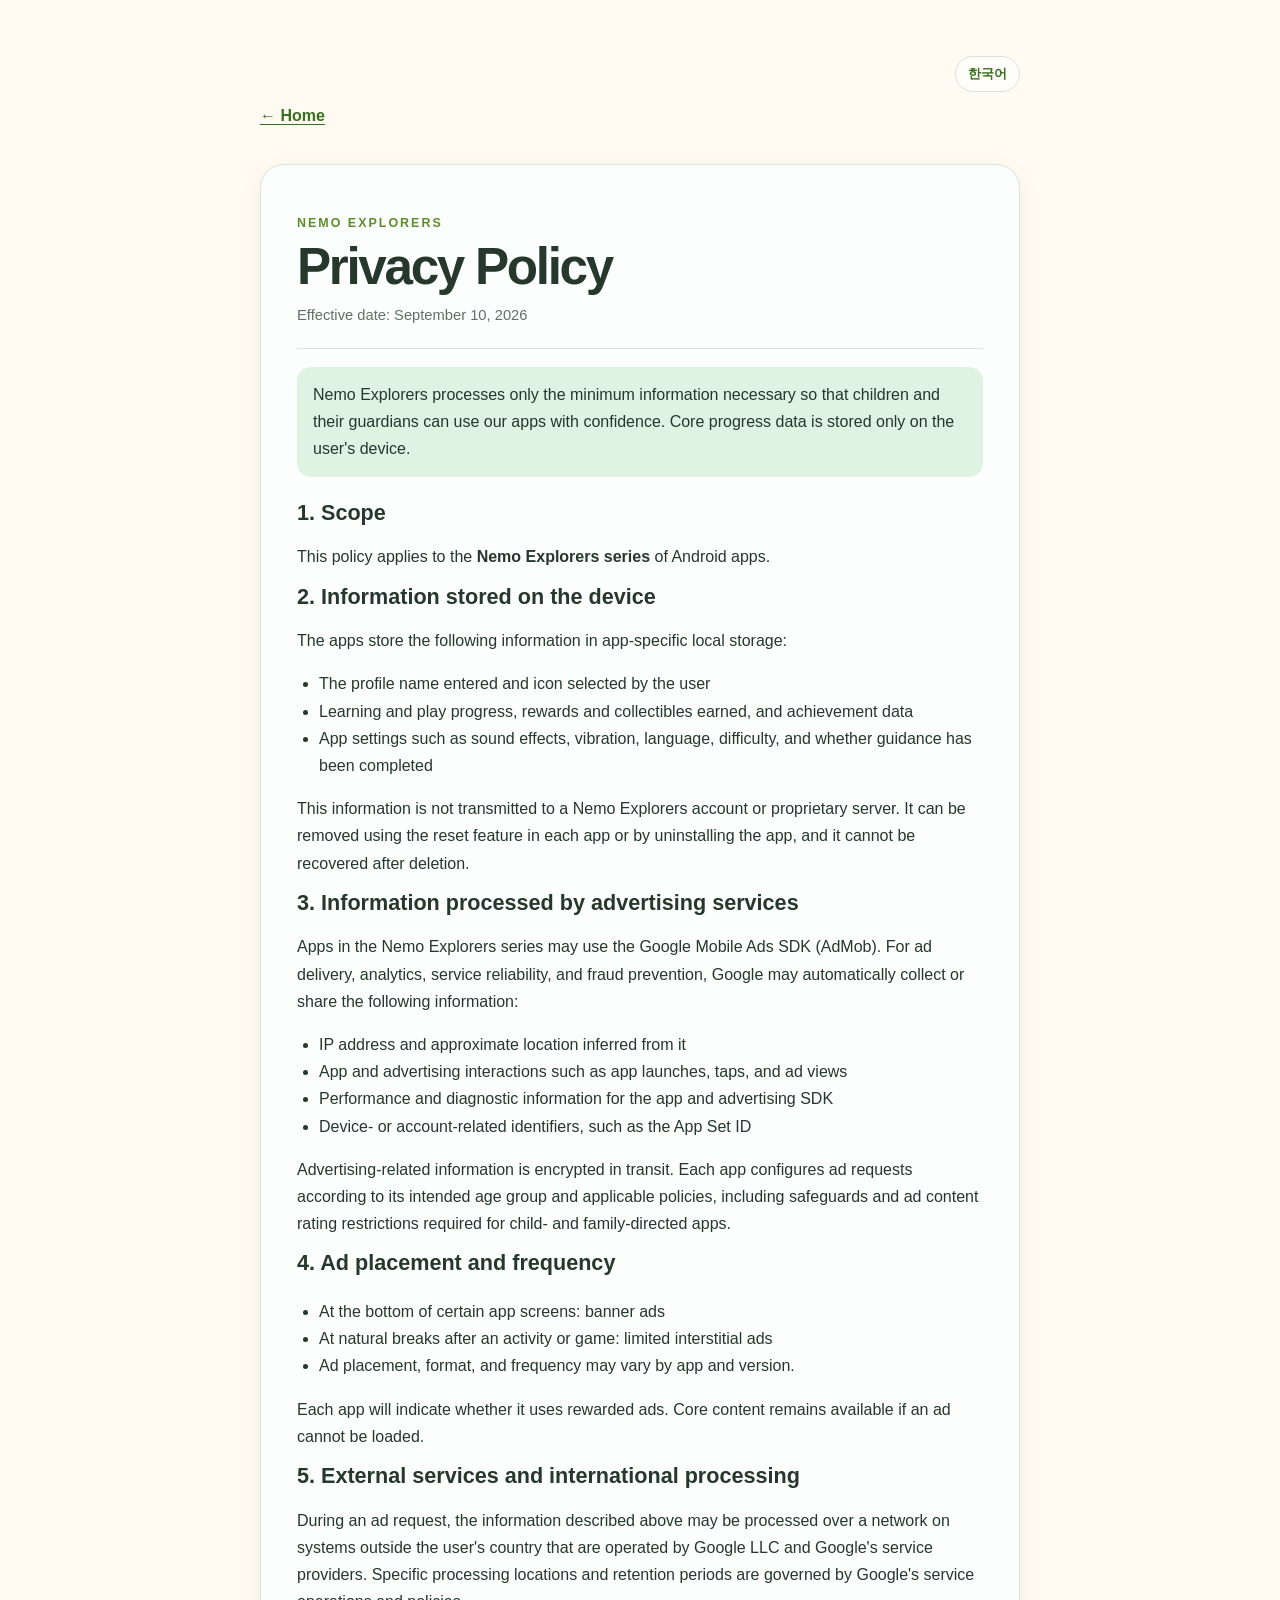
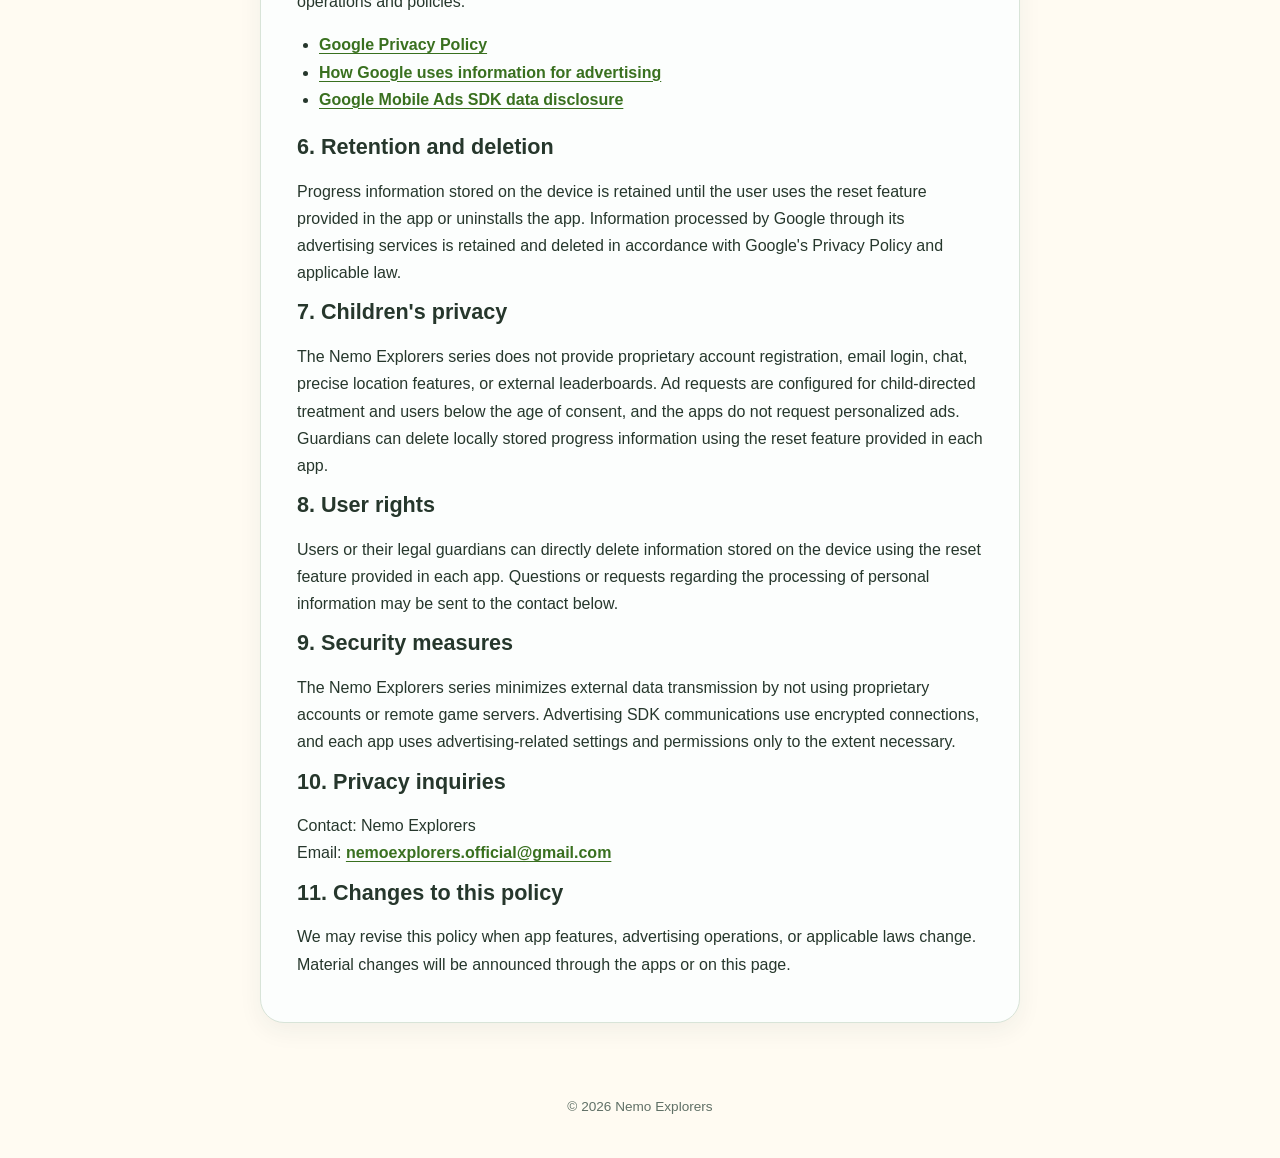
<file: en/privacy/index.html>
<!doctype html>
<html lang="en">
<head>
  <meta charset="utf-8">
  <meta name="viewport" content="width=device-width, initial-scale=1">
  <meta name="description" content="Privacy Policy for the Nemo Explorers app series">
  <link rel="canonical" href="https://nemoexplorers.github.io/en/privacy/">
  <link rel="alternate" hreflang="ko" href="https://nemoexplorers.github.io/privacy/">
  <link rel="alternate" hreflang="en" href="https://nemoexplorers.github.io/en/privacy/">
  <link rel="alternate" hreflang="x-default" href="https://nemoexplorers.github.io/privacy/">
  <title>Privacy Policy | Nemo Explorers</title>
  <link rel="stylesheet" href="../../styles.css">
</head>
<body>
  <main class="shell">
    <a class="language-switch" href="../../privacy/" hreflang="ko" lang="ko">한국어</a>
    <a class="back" href="../">← Home</a>
    <article class="card">
      <header class="policy-header">
        <p class="eyebrow">NEMO EXPLORERS</p>
        <h1>Privacy Policy</h1>
        <p class="meta">Effective date: September 10, 2026</p>
      </header>

      <p class="notice">Nemo Explorers processes only the minimum information necessary so that children and their guardians can use our apps with confidence. Core progress data is stored only on the user's device.</p>

      <h2>1. Scope</h2>
      <p>This policy applies to the <strong>Nemo Explorers series</strong> of Android apps.</p>

      <h2>2. Information stored on the device</h2>
      <p>The apps store the following information in app-specific local storage:</p>
      <ul>
        <li>The profile name entered and icon selected by the user</li>
        <li>Learning and play progress, rewards and collectibles earned, and achievement data</li>
        <li>App settings such as sound effects, vibration, language, difficulty, and whether guidance has been completed</li>
      </ul>
      <p>This information is not transmitted to a Nemo Explorers account or proprietary server. It can be removed using the reset feature in each app or by uninstalling the app, and it cannot be recovered after deletion.</p>

      <h2>3. Information processed by advertising services</h2>
      <p>Apps in the Nemo Explorers series may use the Google Mobile Ads SDK (AdMob). For ad delivery, analytics, service reliability, and fraud prevention, Google may automatically collect or share the following information:</p>
      <ul>
        <li>IP address and approximate location inferred from it</li>
        <li>App and advertising interactions such as app launches, taps, and ad views</li>
        <li>Performance and diagnostic information for the app and advertising SDK</li>
        <li>Device- or account-related identifiers, such as the App Set ID</li>
      </ul>
      <p>Advertising-related information is encrypted in transit. Each app configures ad requests according to its intended age group and applicable policies, including safeguards and ad content rating restrictions required for child- and family-directed apps.</p>

      <h2>4. Ad placement and frequency</h2>
      <ul>
        <li>At the bottom of certain app screens: banner ads</li>
        <li>At natural breaks after an activity or game: limited interstitial ads</li>
        <li>Ad placement, format, and frequency may vary by app and version.</li>
      </ul>
      <p>Each app will indicate whether it uses rewarded ads. Core content remains available if an ad cannot be loaded.</p>

      <h2>5. External services and international processing</h2>
      <p>During an ad request, the information described above may be processed over a network on systems outside the user's country that are operated by Google LLC and Google's service providers. Specific processing locations and retention periods are governed by Google's service operations and policies.</p>
      <ul>
        <li><a href="https://policies.google.com/privacy?hl=en">Google Privacy Policy</a></li>
        <li><a href="https://policies.google.com/technologies/ads?hl=en">How Google uses information for advertising</a></li>
        <li><a href="https://developers.google.com/admob/android/privacy/play-data-disclosure">Google Mobile Ads SDK data disclosure</a></li>
      </ul>

      <h2>6. Retention and deletion</h2>
      <p>Progress information stored on the device is retained until the user uses the reset feature provided in the app or uninstalls the app. Information processed by Google through its advertising services is retained and deleted in accordance with Google's Privacy Policy and applicable law.</p>

      <h2>7. Children's privacy</h2>
      <p>The Nemo Explorers series does not provide proprietary account registration, email login, chat, precise location features, or external leaderboards. Ad requests are configured for child-directed treatment and users below the age of consent, and the apps do not request personalized ads. Guardians can delete locally stored progress information using the reset feature provided in each app.</p>

      <h2>8. User rights</h2>
      <p>Users or their legal guardians can directly delete information stored on the device using the reset feature provided in each app. Questions or requests regarding the processing of personal information may be sent to the contact below.</p>

      <h2>9. Security measures</h2>
      <p>The Nemo Explorers series minimizes external data transmission by not using proprietary accounts or remote game servers. Advertising SDK communications use encrypted connections, and each app uses advertising-related settings and permissions only to the extent necessary.</p>

      <h2>10. Privacy inquiries</h2>
      <p>Contact: Nemo Explorers<br>Email: <a href="mailto:nemoexplorers.official@gmail.com">nemoexplorers.official@gmail.com</a></p>

      <h2>11. Changes to this policy</h2>
      <p>We may revise this policy when app features, advertising operations, or applicable laws change. Material changes will be announced through the apps or on this page.</p>
    </article>
  </main>
  <footer>© 2026 Nemo Explorers</footer>
</body>
</html>
</file>
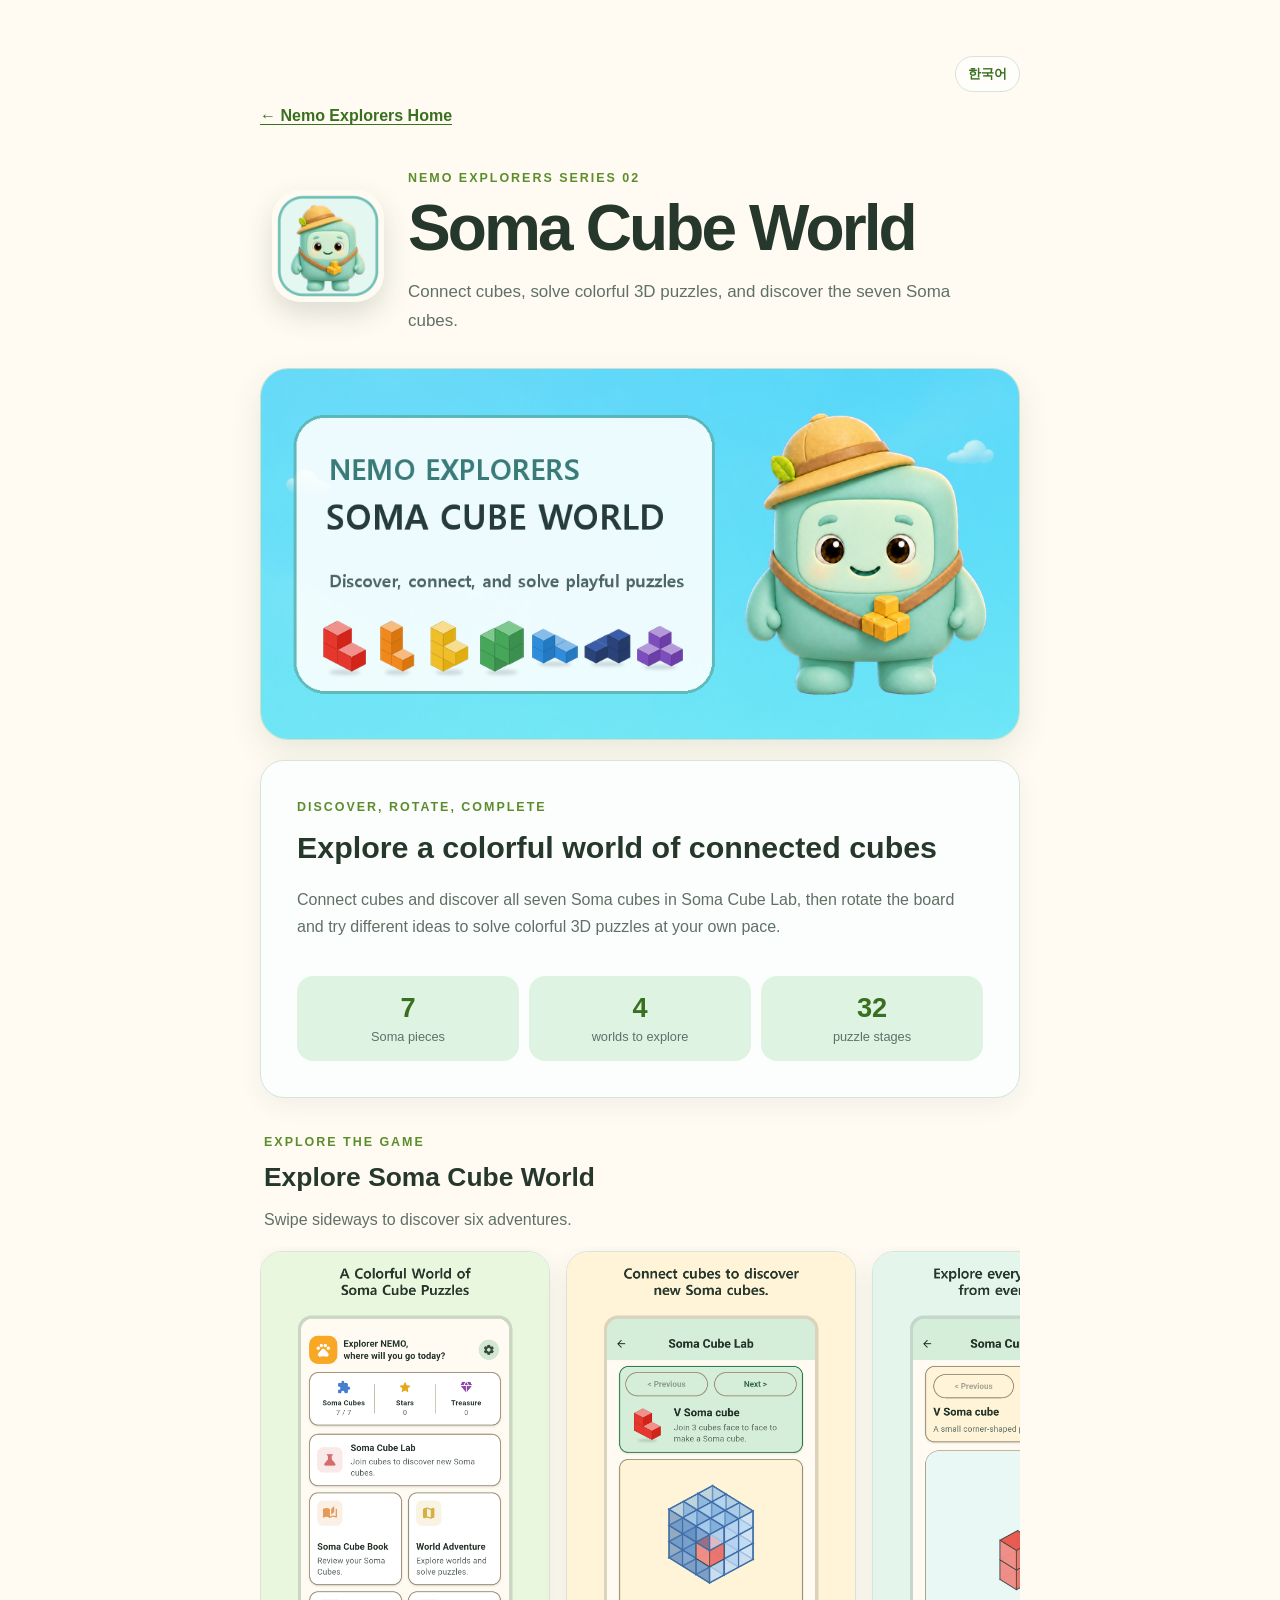
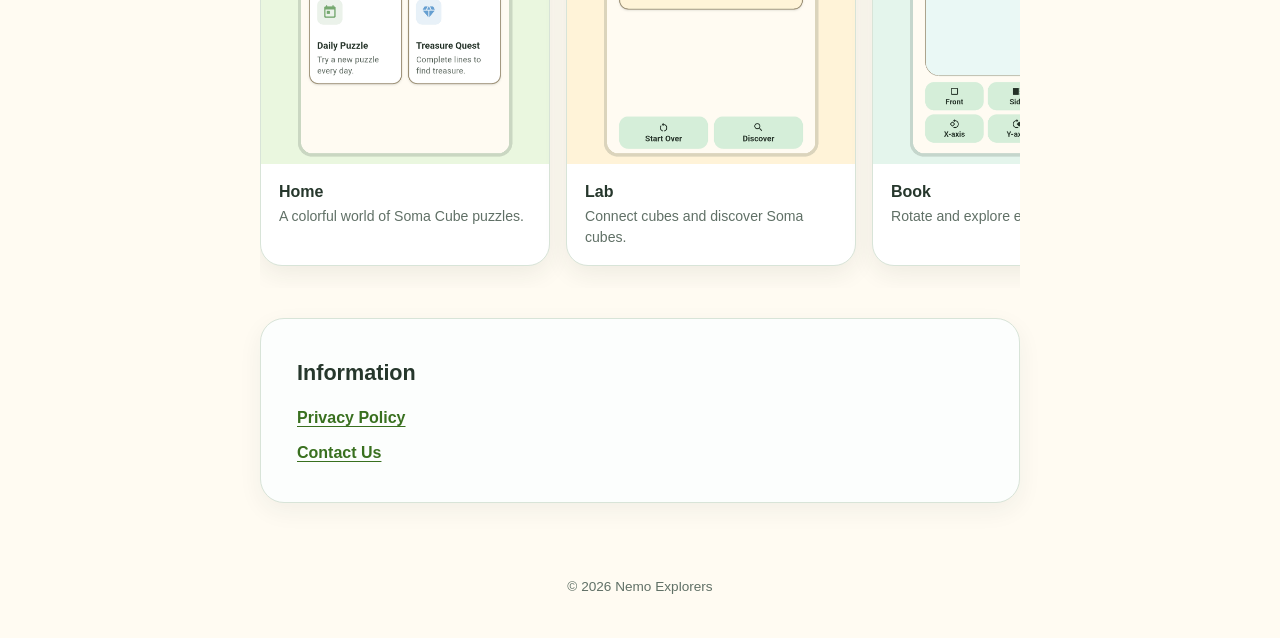
<file: en/somacube-world/index.html>
<!doctype html>
<html lang="en">
<head>
  <meta charset="utf-8">
  <meta name="viewport" content="width=device-width, initial-scale=1">
  <meta name="description" content="A child-friendly 3D puzzle game where young explorers connect cubes, discover new shapes, and solve puzzles at their own pace.">
  <meta property="og:title" content="Soma Cube World | Nemo Explorers">
  <meta property="og:description" content="Connect cubes, solve colorful 3D puzzles, and discover the seven Soma cubes.">
  <meta property="og:image" content="https://nemoexplorers.github.io/en/somacube-world/google_play/assets/feature_graphic_1024x500.png">
  <meta property="og:type" content="website">
  <meta property="og:url" content="https://nemoexplorers.github.io/en/somacube-world/">
  <meta name="twitter:card" content="summary_large_image">
  <link rel="canonical" href="https://nemoexplorers.github.io/en/somacube-world/">
  <link rel="alternate" hreflang="ko" href="https://nemoexplorers.github.io/somacube-world/">
  <link rel="alternate" hreflang="en" href="https://nemoexplorers.github.io/en/somacube-world/">
  <link rel="alternate" hreflang="x-default" href="https://nemoexplorers.github.io/somacube-world/">
  <title>Soma Cube World | Nemo Explorers</title>
  <link rel="stylesheet" href="../../styles.css">
</head>
<body>
  <main class="shell">
    <a class="language-switch" href="../../somacube-world/" hreflang="ko" lang="ko">한국어</a>
    <a class="back" href="../">← Nemo Explorers Home</a>

    <section class="hero product-hero" aria-labelledby="product-title">
      <img class="product-app-icon" src="../../somacube-world/google_play/assets/app_icon_512.png" width="512" height="512" alt="Soma Cube World app icon">
      <div>
        <p class="eyebrow">NEMO EXPLORERS SERIES 02</p>
        <h1 id="product-title">Soma Cube World</h1>
        <p class="lead">Connect cubes, solve colorful 3D puzzles, and discover the seven Soma cubes.</p>
      </div>
    </section>

    <figure class="product-feature">
      <img src="google_play/assets/feature_graphic_1024x500.png" width="1024" height="500" alt="Soma pieces and Nemo featured in the Soma Cube World artwork" fetchpriority="high">
    </figure>

    <section class="card product-introduction" aria-labelledby="about-title">
      <div>
        <p class="eyebrow">DISCOVER, ROTATE, COMPLETE</p>
        <h2 id="about-title">Explore a colorful world of connected cubes</h2>
        <p>Connect cubes and discover all seven Soma cubes in Soma Cube Lab, then rotate the board and try different ideas to solve colorful 3D puzzles at your own pace.</p>
      </div>
      <dl class="product-facts" aria-label="Key game features">
        <div><dt>7</dt><dd>Soma pieces</dd></div>
        <div><dt>4</dt><dd>worlds to explore</dd></div>
        <div><dt>32</dt><dd>puzzle stages</dd></div>
      </dl>
    </section>

    <section class="product-gallery-section" aria-labelledby="gallery-title">
      <div class="section-heading">
        <p class="eyebrow">EXPLORE THE GAME</p>
        <h2 id="gallery-title">Explore Soma Cube World</h2>
        <p>Swipe sideways to discover six adventures.</p>
      </div>
      <div class="product-gallery" tabindex="0" aria-label="Game screenshots">
        <figure class="screenshot-card">
          <img src="google_play/screenshots/01_home.png" width="1080" height="1920" alt="Soma Cube World home screen" loading="lazy">
          <figcaption><strong>Home</strong><span>A colorful world of Soma Cube puzzles.</span></figcaption>
        </figure>
        <figure class="screenshot-card">
          <img src="google_play/screenshots/02_laboratory.png" width="1080" height="1920" alt="Soma Cube Lab screen" loading="lazy">
          <figcaption><strong>Lab</strong><span>Connect cubes and discover Soma cubes.</span></figcaption>
        </figure>
        <figure class="screenshot-card">
          <img src="google_play/screenshots/03_encyclopedia.png" width="1080" height="1920" alt="Soma Cube Book screen" loading="lazy">
          <figcaption><strong>Book</strong><span>Rotate and explore every Soma cube.</span></figcaption>
        </figure>
        <figure class="screenshot-card">
          <img src="google_play/screenshots/04_world_exploration.png" width="1080" height="1920" alt="World Adventure screen" loading="lazy">
          <figcaption><strong>World</strong><span>Explore four worlds and 32 stages.</span></figcaption>
        </figure>
        <figure class="screenshot-card">
          <img src="google_play/screenshots/05_daily_puzzle.png" width="1080" height="1920" alt="Daily Puzzle screen" loading="lazy">
          <figcaption><strong>Daily</strong><span>Take on a new 3×3×3 puzzle.</span></figcaption>
        </figure>
        <figure class="screenshot-card">
          <img src="google_play/screenshots/06_treasure_exploration.png" width="1080" height="1920" alt="Treasure Quest screen" loading="lazy">
          <figcaption><strong>Treasure</strong><span>Clear lines and collect treasure.</span></figcaption>
        </figure>
      </div>
    </section>

    <section class="card links" aria-labelledby="product-info-title">
      <h2 id="product-info-title">Information</h2>
      <a href="../privacy/">Privacy Policy</a>
      <a href="mailto:nemoexplorers.official@gmail.com">Contact Us</a>
    </section>
  </main>
  <footer>© 2026 Nemo Explorers</footer>
</body>
</html>
</file>
<file: styles.css>
:root {
  color-scheme: light;
  --ink: #26372c;
  --muted: #607066;
  --green: #82bd3f;
  --mint: #dff3e3;
  --cream: #fffbf2;
  --line: #d8e4d8;
  --white: #ffffff;
}

* { box-sizing: border-box; }

body {
  margin: 0;
  color: var(--ink);
  background: var(--cream);
  font-family: -apple-system, BlinkMacSystemFont, "Segoe UI", "Noto Sans KR", sans-serif;
  line-height: 1.7;
}

.shell {
  width: min(760px, calc(100% - 32px));
  margin: 0 auto;
  padding: 56px 0 36px;
}

.language-switch {
  display: block;
  width: fit-content;
  margin: 0 0 10px auto;
  padding: 6px 12px;
  border: 1px solid var(--line);
  border-radius: 999px;
  background: rgba(255, 255, 255, .72);
  font-size: .82rem;
  text-decoration: none;
}
.hero { text-align: center; padding: 28px 12px 44px; }
.eyebrow { margin: 12px 0 4px; color: #5c8d2d; font-size: .78rem; font-weight: 800; letter-spacing: .16em; }
h1 { margin: 0; font-size: clamp(2.25rem, 8vw, 4rem); line-height: 1.12; letter-spacing: -.045em; }
h1 small { font-size: .48em; font-weight: 650; letter-spacing: -.02em; }
.lead { max-width: 560px; margin: 22px auto 0; color: var(--muted); font-size: 1.06rem; }

.mark {
  display: grid;
  grid-template-columns: repeat(2, 30px);
  grid-template-rows: repeat(2, 30px);
  justify-content: center;
  gap: 4px;
}
.mark span { display: block; border-radius: 7px; background: var(--green); box-shadow: inset 0 -3px 0 #6ca42f; }
.mark span:first-child { grid-column: 1 / 3; width: 30px; justify-self: center; }

.card {
  margin: 16px 0;
  padding: clamp(22px, 5vw, 36px);
  border: 1px solid var(--line);
  border-radius: 24px;
  background: color-mix(in srgb, var(--white) 92%, var(--mint));
  box-shadow: 0 8px 24px rgba(38, 55, 44, .06);
}

h2 { margin: 0 0 12px; font-size: 1.35rem; }
h3 { margin: 30px 0 8px; font-size: 1.08rem; }
p { margin: 8px 0; }
ul { padding-left: 22px; }
a { color: #39701f; font-weight: 700; text-underline-offset: 3px; }
.links { display: grid; gap: 8px; }
.links h2 { margin-bottom: 4px; }

.introduction { position: relative; overflow: hidden; }
.introduction::after {
  content: "";
  position: absolute;
  width: 150px;
  height: 150px;
  right: -64px;
  bottom: -76px;
  border-radius: 36px;
  background: var(--mint);
  transform: rotate(18deg);
  z-index: 0;
}
.introduction > * { position: relative; z-index: 1; }
.introduction .eyebrow { margin: 0 0 4px; }
.introduction h2 { font-size: clamp(1.45rem, 5vw, 1.9rem); }
.introduction p:not(.eyebrow) { max-width: 650px; color: var(--muted); }
.introduction p + p { margin-top: 16px; }

.section-heading { margin: 10px 4px 14px; }
.section-heading .eyebrow { margin-bottom: 2px; }
.section-heading h2 { margin: 0; font-size: 1.65rem; }

.series-card {
  display: grid;
  grid-template-columns: 112px 1fr;
  gap: clamp(20px, 5vw, 36px);
  align-items: center;
  margin: 0 0 24px;
  padding: clamp(24px, 6vw, 42px);
  color: inherit;
  text-decoration: none;
  border: 1px solid #cfe0ca;
  border-radius: 28px;
  background: linear-gradient(135deg, #f5fff1, #e4f4df);
  box-shadow: 0 10px 30px rgba(38, 55, 44, .08);
  transition: transform .18s ease, box-shadow .18s ease;
}
.series-card:hover { transform: translateY(-3px); box-shadow: 0 14px 34px rgba(38, 55, 44, .12); }
.series-copy h3 { margin: 2px 0 8px; font-size: clamp(1.55rem, 5vw, 2.1rem); }
.series-copy p { color: var(--muted); }
.series-label { margin: 0 !important; color: #5c8d2d !important; font-size: .82rem; font-weight: 800; }
.series-link { display: inline-block; margin-top: 10px; color: #39701f; font-weight: 800; }

.series-icon {
  display: grid;
  grid-template-columns: repeat(3, 30px);
  grid-template-rows: repeat(2, 30px);
  gap: 5px;
  justify-content: center;
}
.series-icon span { border-radius: 7px; background: #74b6e8; box-shadow: inset 0 -3px 0 #5799cb; }
.series-icon span:first-child { grid-column: 2; }
.series-icon span:nth-child(2) { grid-row: 2; grid-column: 1; }
.series-icon span:nth-child(3) { grid-row: 2; grid-column: 2; }
.series-icon span:nth-child(4) { grid-row: 2; grid-column: 3; }
.series-app-icon {
  display: block;
  width: 96px;
  height: 96px;
  justify-self: center;
  border-radius: 25%;
  box-shadow: 0 8px 20px rgba(38, 55, 44, .14);
}
.series-icon-large { grid-template-columns: repeat(3, 36px); grid-template-rows: repeat(2, 36px); gap: 6px; }
.product-hero {
  display: grid;
  grid-template-columns: 112px 1fr;
  gap: 24px;
  align-items: center;
  padding: 8px 12px 32px;
  text-align: left;
}
.product-hero .lead { margin: 14px 0 0; }
.product-app-icon {
  display: block;
  width: 112px;
  height: 112px;
  border-radius: 25%;
  box-shadow: 0 12px 28px rgba(38, 55, 44, .16);
}

.product-feature {
  margin: 0 0 20px;
  overflow: hidden;
  border: 1px solid #cfe0ca;
  border-radius: 28px;
  background: var(--mint);
  box-shadow: 0 12px 32px rgba(38, 55, 44, .1);
}
.product-feature img { display: block; width: 100%; height: auto; }

.product-introduction { display: grid; gap: 28px; }
.product-introduction .eyebrow { margin-top: 0; }
.product-introduction h2 { font-size: clamp(1.45rem, 5vw, 1.9rem); }
.product-introduction > div > p:last-child { color: var(--muted); }
.product-facts {
  display: grid;
  grid-template-columns: repeat(3, 1fr);
  gap: 10px;
  margin: 0;
}
.product-facts div {
  padding: 16px 8px;
  border-radius: 16px;
  background: var(--mint);
  text-align: center;
}
.product-facts dt { color: #39701f; font-size: 1.7rem; font-weight: 850; line-height: 1.15; }
.product-facts dd { margin: 4px 0 0; color: var(--muted); font-size: .8rem; line-height: 1.35; }

.product-gallery-section { margin: 34px 0 30px; }
.product-gallery-section .section-heading p:last-child { margin-top: 6px; color: var(--muted); }
.product-gallery {
  display: grid;
  grid-auto-flow: column;
  grid-auto-columns: 290px;
  gap: 16px;
  margin: 0;
  padding: 4px 2px 22px;
  overflow-x: auto;
  overscroll-behavior-inline: contain;
  scroll-snap-type: inline mandatory;
  scrollbar-color: #a8c99a transparent;
}
.product-gallery:focus-visible { outline: 3px solid rgba(92, 141, 45, .35); outline-offset: 4px; }
.screenshot-card {
  margin: 0;
  overflow: hidden;
  border: 1px solid var(--line);
  border-radius: 22px;
  background: var(--white);
  box-shadow: 0 8px 24px rgba(38, 55, 44, .08);
  scroll-snap-align: start;
}
.screenshot-card img { display: block; width: 100%; height: auto; background: #eef6ec; }
.screenshot-card figcaption { display: grid; gap: 3px; padding: 16px 18px 18px; line-height: 1.45; }
.screenshot-card figcaption strong { color: var(--ink); font-size: 1rem; }
.screenshot-card figcaption span { color: var(--muted); font-size: .88rem; }

.policy-header { padding-bottom: 12px; border-bottom: 1px solid var(--line); }
.policy-header h1 { font-size: clamp(2rem, 7vw, 3.2rem); }
.meta { color: var(--muted); font-size: .92rem; }
.notice { margin: 18px 0; padding: 14px 16px; border-radius: 14px; background: var(--mint); }
.back { display: inline-block; margin-bottom: 18px; }

footer { padding: 20px 16px 40px; color: var(--muted); text-align: center; font-size: .85rem; }

@media (max-width: 480px) {
  .shell { width: min(100% - 20px, 760px); padding-top: 28px; }
  .hero { padding-bottom: 28px; }
  .card { border-radius: 18px; }
  .series-card { grid-template-columns: 1fr; text-align: center; border-radius: 20px; }
  .product-hero { grid-template-columns: 82px 1fr; gap: 16px; padding-inline: 6px; }
  .product-app-icon { width: 82px; height: 82px; }
  .product-hero h1 { font-size: clamp(2rem, 11vw, 3rem); }
  .product-hero .lead { font-size: .94rem; }
  .product-feature { border-radius: 18px; }
  .product-facts { gap: 6px; }
  .product-facts div { padding: 13px 4px; }
  .product-facts dt { font-size: 1.45rem; }
  .product-gallery { grid-auto-columns: min(78vw, 290px); }
}
</file>
